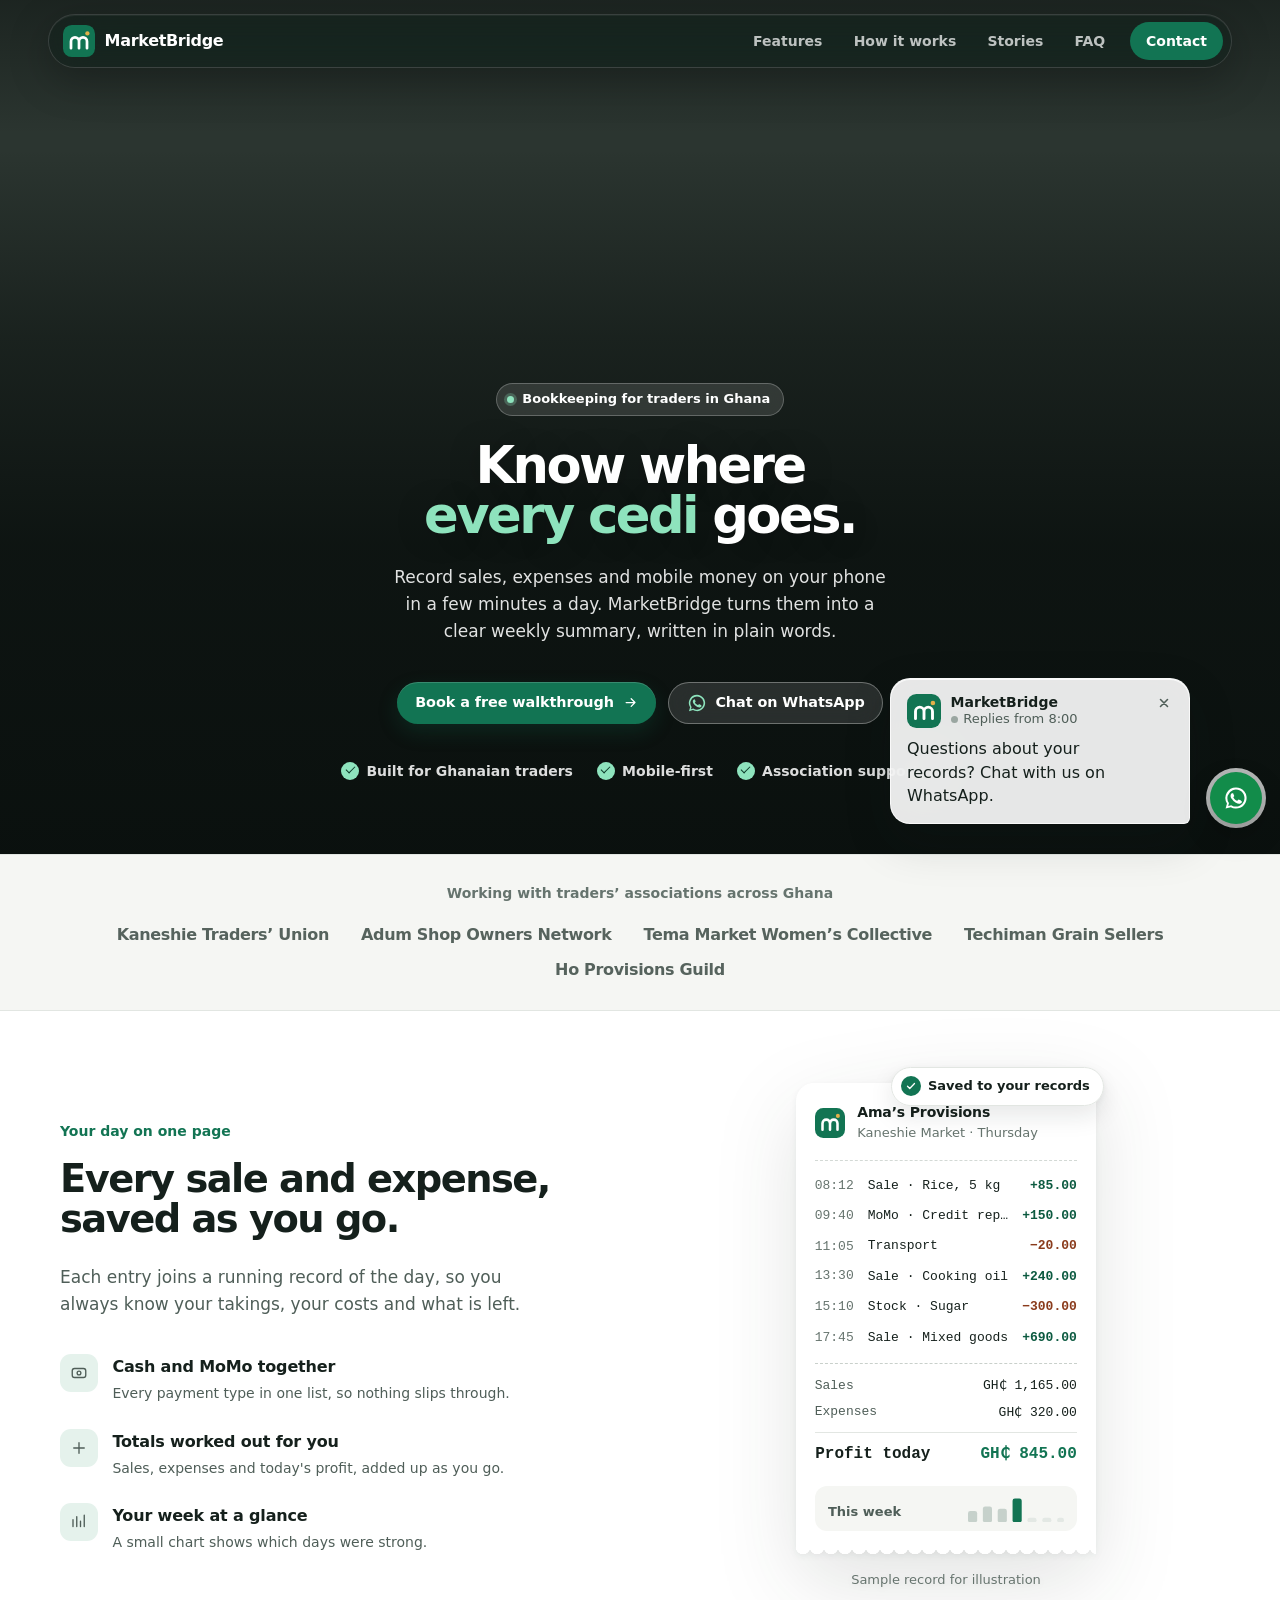
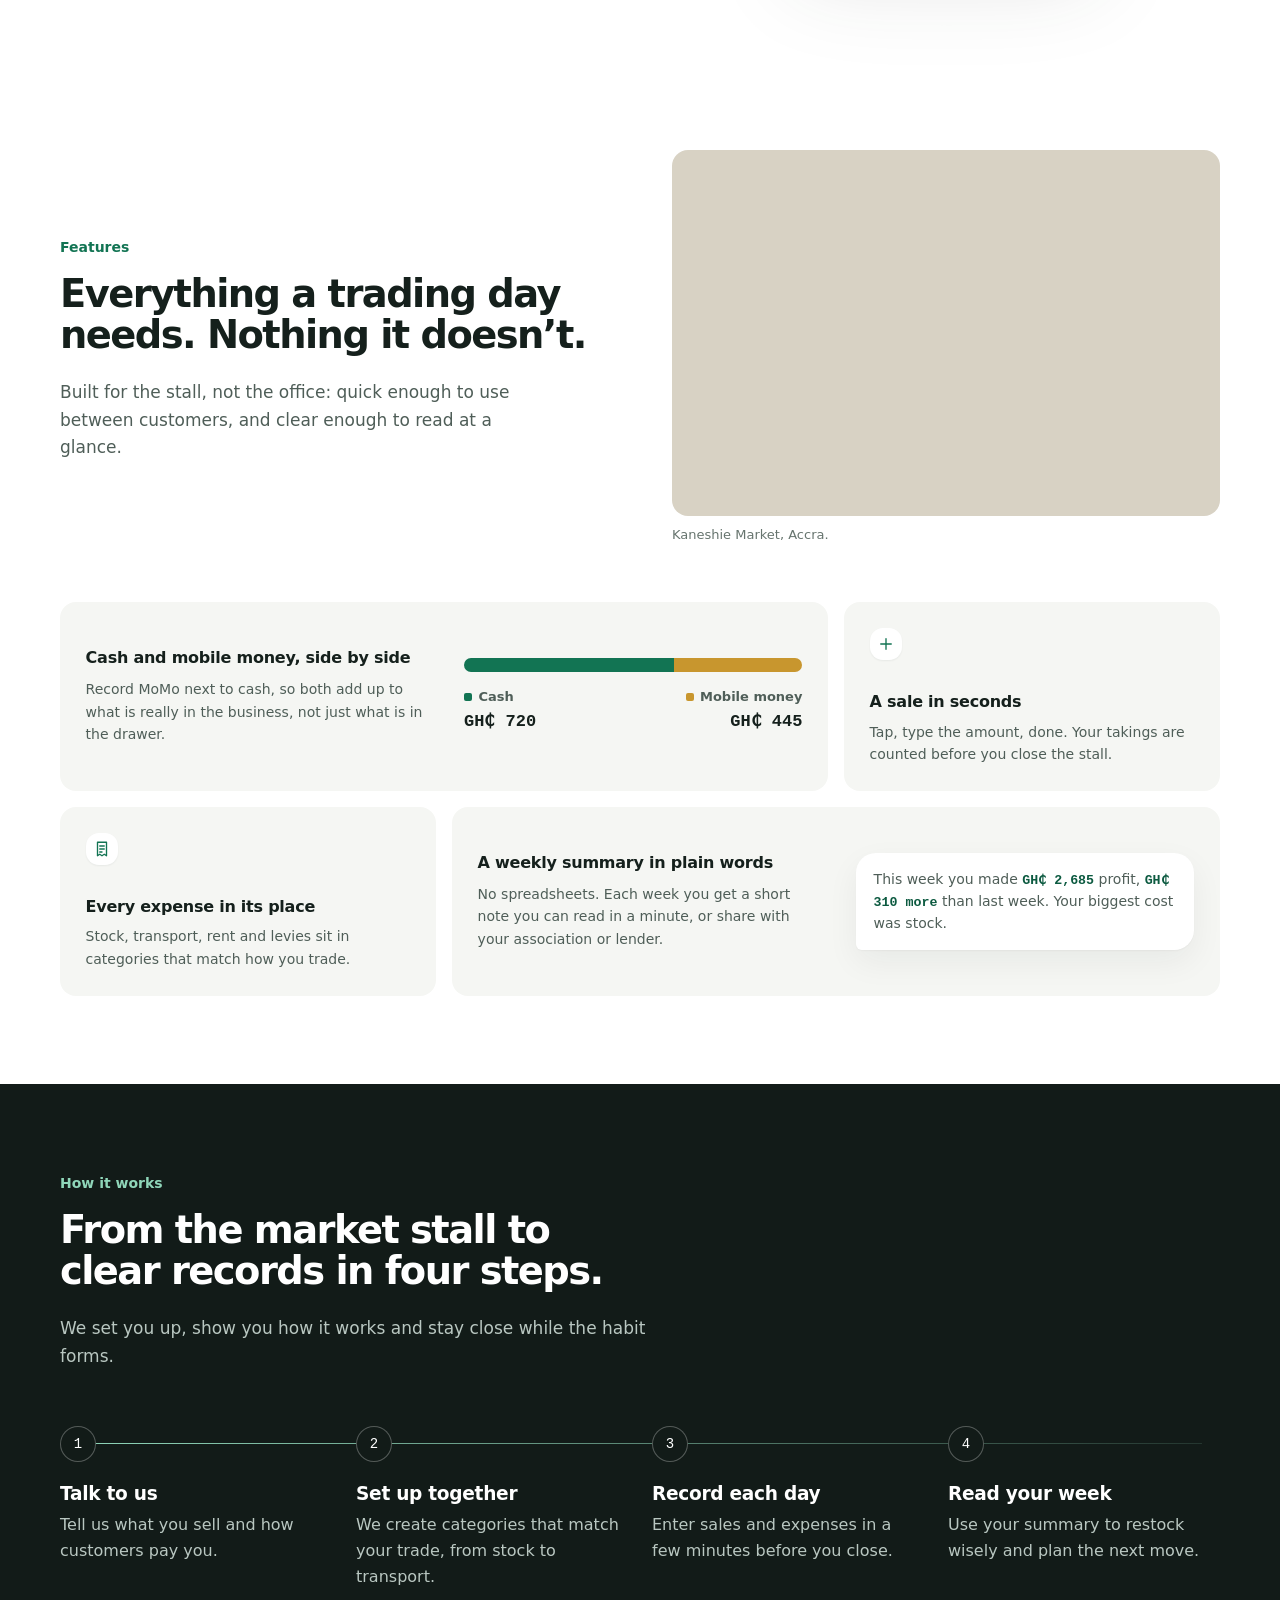
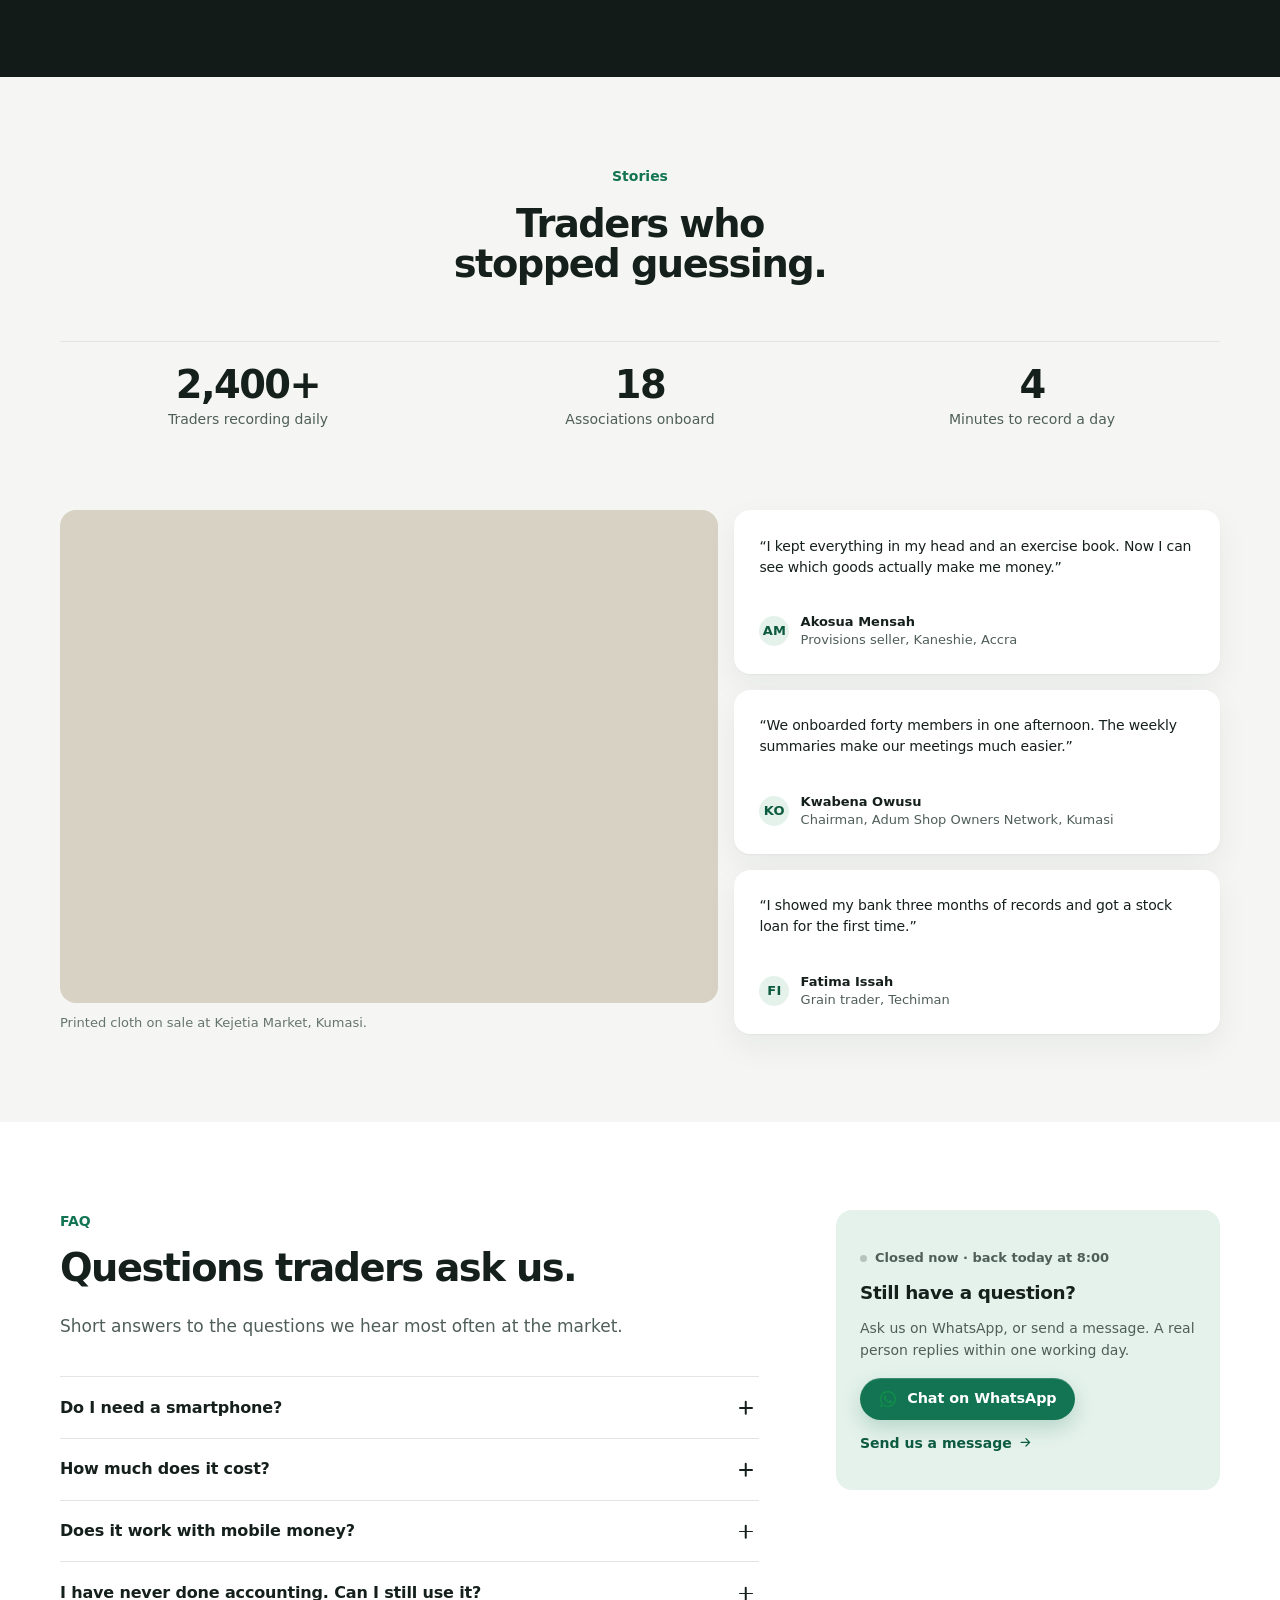
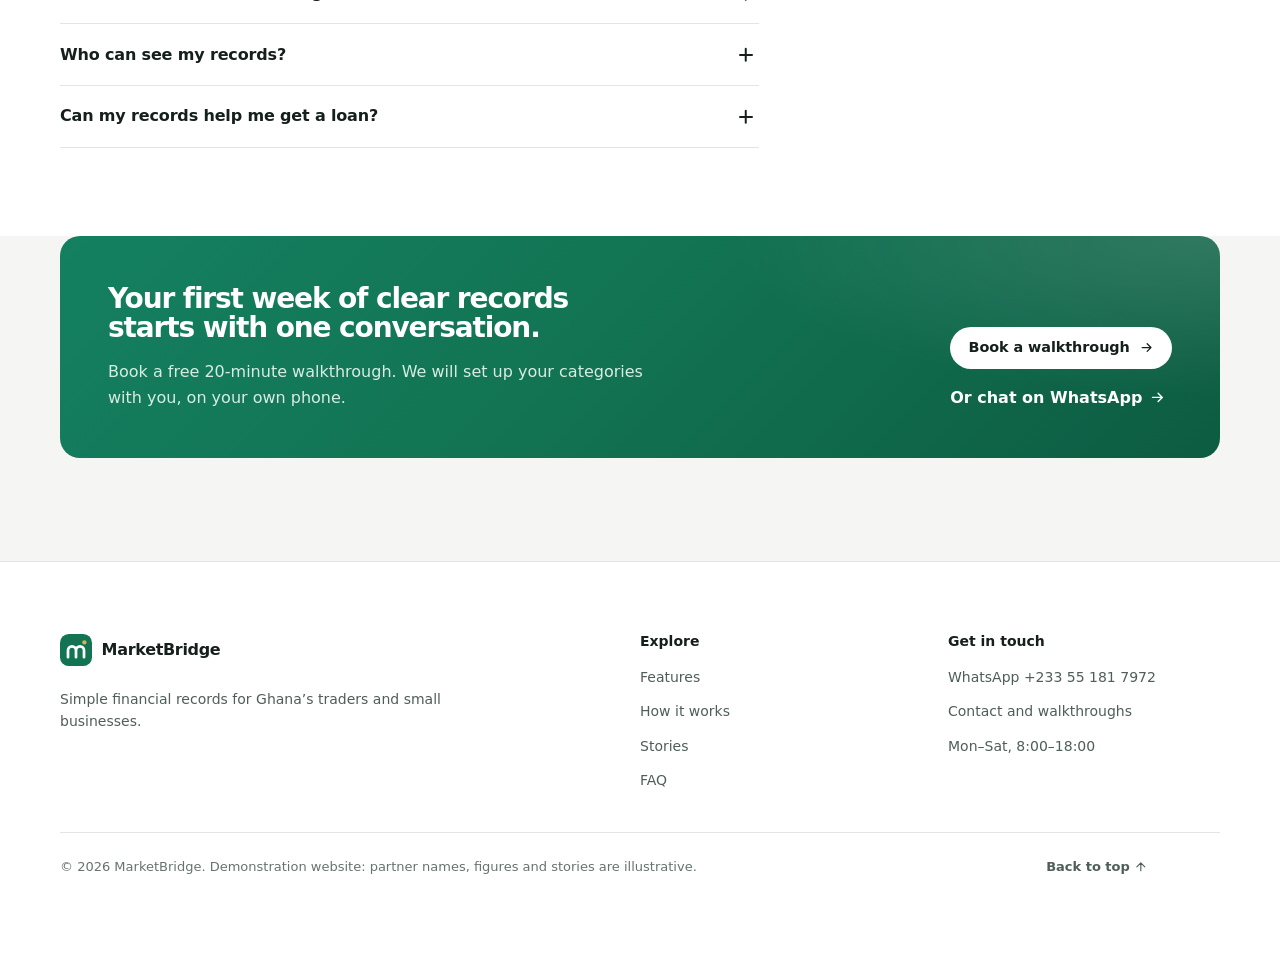
<file: index.html>
<!doctype html>
<html lang="en-GH">
  <head>
    <meta charset="UTF-8" />
    <meta name="viewport" content="width=device-width, initial-scale=1" />
    <meta name="theme-color" content="#f5f6f3" />
    <title>MarketBridge | Financial records for Ghanaian traders</title>
    <meta
      name="description"
      content="MarketBridge helps Ghanaian traders and small businesses record daily sales, expenses and mobile money on their phone, with a clear weekly summary in plain words."
    />
    <meta name="robots" content="index, follow" />
    <link rel="canonical" href="https://marketbridge-sample.netlify.app/" />
    <meta property="og:type" content="website" />
    <meta property="og:site_name" content="MarketBridge" />
    <meta property="og:locale" content="en_GH" />
    <meta property="og:url" content="https://marketbridge-sample.netlify.app/" />
    <meta property="og:title" content="MarketBridge | Financial records for Ghanaian traders" />
    <meta
      property="og:description"
      content="Record sales, expenses and mobile money in a few minutes a day, then see exactly where every cedi goes."
    />
    <meta property="og:image" content="https://marketbridge-sample.netlify.app/assets/og/marketbridge-og.jpg" />
    <meta property="og:image:type" content="image/jpeg" />
    <meta property="og:image:width" content="1200" />
    <meta property="og:image:height" content="630" />
    <meta property="og:image:alt" content="MarketBridge logo and the line “Know where every cedi goes” beside a photo of a market trader selling plantain in Ghana." />
    <meta name="twitter:card" content="summary_large_image" />
    <meta name="twitter:title" content="MarketBridge | Financial records for Ghanaian traders" />
    <meta name="twitter:description" content="Record sales, expenses and mobile money in a few minutes a day, then see exactly where every cedi goes." />
    <meta name="twitter:image" content="https://marketbridge-sample.netlify.app/assets/og/marketbridge-og.jpg" />
    <meta name="twitter:image:alt" content="MarketBridge logo and the line “Know where every cedi goes” beside a photo of a market trader selling plantain in Ghana." />
    <link rel="icon" href="assets/favicon.svg" type="image/svg+xml" />
    <!-- Hero photo preload: mirrors the <picture> sources (wide frame from 1000px, portrait crop below). -->
    <link
      rel="preload"
      as="image"
      type="image/webp"
      media="(min-width: 1000px)"
      imagesrcset="assets/img/market-trader-1200.webp 1200w, assets/img/market-trader-1600.webp 1600w, assets/img/market-trader-2400.webp 2400w"
      imagesizes="100vw"
      fetchpriority="high"
    />
    <link
      rel="preload"
      as="image"
      type="image/webp"
      media="(max-width: 999px)"
      imagesrcset="assets/img/market-trader-portrait-480.webp 480w, assets/img/market-trader-portrait-768.webp 768w, assets/img/market-trader-portrait-1080.webp 1080w"
      imagesizes="100vw"
      fetchpriority="high"
    />
    <link rel="stylesheet" href="styles.css?v=20261105j" />
    <script src="script.js?v=20261105j" defer></script>
    <script type="application/ld+json">
      {
        "@context": "https://schema.org",
        "@graph": [
          {
            "@type": "ProfessionalService",
            "name": "MarketBridge",
            "url": "https://marketbridge-sample.netlify.app/",
            "logo": "https://marketbridge-sample.netlify.app/assets/favicon.svg",
            "image": "https://marketbridge-sample.netlify.app/assets/og/marketbridge-og.jpg",
            "description": "Financial record-keeping for Ghanaian traders and small businesses: daily sales, expenses, mobile money and weekly summaries.",
            "telephone": "+233551817972",
            "areaServed": { "@type": "Country", "name": "Ghana" },
            "address": { "@type": "PostalAddress", "addressCountry": "GH" },
            "openingHours": "Mo-Sa 08:00-18:00",
            "contactPoint": {
              "@type": "ContactPoint",
              "contactType": "customer service",
              "telephone": "+233551817972",
              "url": "https://marketbridge-sample.netlify.app/contact.html",
              "areaServed": "GH",
              "availableLanguage": "en"
            }
          },
          {
            "@type": "FAQPage",
            "mainEntity": [
              { "@type": "Question", "name": "Do I need a smartphone?", "acceptedAnswer": { "@type": "Answer", "text": "MarketBridge works in the browser on any Android phone or iPhone, with no app to install. If you do not have a smartphone, your association can record on your behalf and share your weekly summary." } },
              { "@type": "Question", "name": "How much does it cost?", "acceptedAnswer": { "@type": "Answer", "text": "Your first month is free. After that it is GH₵ 30 a month, and members of partner associations pay a lower group rate." } },
              { "@type": "Question", "name": "Does it work with mobile money?", "acceptedAnswer": { "@type": "Answer", "text": "Yes. You record MTN MoMo, Telecel Cash and AT Money payments next to your cash sales, so both add up to what is really in the business." } },
              { "@type": "Question", "name": "I have never done accounting. Can I still use it?", "acceptedAnswer": { "@type": "Answer", "text": "Yes. You only enter what you sold, what you spent and how you were paid. MarketBridge does the adding up and explains your week in plain words." } },
              { "@type": "Question", "name": "Who can see my records?", "acceptedAnswer": { "@type": "Answer", "text": "Only you, unless you choose to share a summary with your association, a lender or a family member. You can ask for a full copy of your records at any time." } },
              { "@type": "Question", "name": "Can my records help me get a loan?", "acceptedAnswer": { "@type": "Answer", "text": "Many lenders ask for proof of steady trading. A few months of weekly summaries gives you clear, printable evidence to take to a bank or savings group. The decision is always the lender's." } }
            ]
          }
        ]
      }
    </script>
  </head>
  <body>
    <a class="skip-link" href="#main-content">Skip to main content</a>

    <header class="site-header">
      <div class="nav-shell">
        <a class="brand" href="#top">
          <svg class="brand-mark" viewBox="0 0 40 40" aria-hidden="true" focusable="false">
            <rect width="40" height="40" rx="11" />
            <path d="M10 29V20.5a5 5 0 0 1 10 0V29m0-8.5a5 5 0 0 1 10 0V29" />
            <circle cx="30.5" cy="10.5" r="2.7" />
          </svg>
          <span class="brand-name">MarketBridge</span>
        </a>

        <button class="menu-button" type="button" aria-expanded="false" aria-controls="primary-nav">
          <span class="sr-only">Open navigation</span>
          <span></span><span></span>
        </button>

        <nav id="primary-nav" class="primary-nav" aria-label="Primary navigation">
          <a href="#benefits">Features</a>
          <a href="#how-it-works">How it works</a>
          <a href="#trust">Stories</a>
          <a href="#faq">FAQ</a>
          <a class="nav-cta" href="contact.html">Contact</a>
        </nav>
      </div>
    </header>

    <main id="main-content">
      <section id="top" class="hero" aria-labelledby="hero-title" data-nav-dark>
        <div class="hero-stage">
          <picture class="hero-photo">
            <source
              media="(min-width: 1000px)"
              type="image/webp"
              srcset="assets/img/market-trader-1200.webp 1200w, assets/img/market-trader-1600.webp 1600w, assets/img/market-trader-2400.webp 2400w"
              sizes="100vw"
              width="2400"
              height="1600"
            />
            <img
              src="assets/img/market-trader-portrait-768.webp"
              srcset="assets/img/market-trader-portrait-480.webp 480w, assets/img/market-trader-portrait-768.webp 768w, assets/img/market-trader-portrait-1080.webp 1080w"
              sizes="100vw"
              width="1080"
              height="2160"
              loading="eager"
              fetchpriority="high"
              decoding="async"
              alt="A market trader in Ghana at her stall, arranging bunches of green and ripe plantain beside bowls of produce and shelves of cooking oil."
            />
          </picture>
          <div class="container hero-copy">
            <p class="kicker"><span class="kicker-dot" aria-hidden="true"></span>Bookkeeping for traders in Ghana</p>
            <h1 id="hero-title">Know where <span class="accent">every cedi</span> goes.</h1>
            <p class="hero-intro">
              Record sales, expenses and mobile money on your phone in a few minutes a day. MarketBridge turns them
              into a clear weekly summary, written in plain words.
            </p>
            <div class="hero-actions">
              <a class="button button-primary" href="contact.html">Book a free walkthrough <svg class="icon arrow" viewBox="0 0 24 24" aria-hidden="true" focusable="false"><path d="M5 12h14M13 6l6 6-6 6" /></svg></a>
              <a class="button button-quiet" href="https://wa.me/233551817972?text=Hello%20MarketBridge%2C%20I%20would%20like%20to%20make%20an%20enquiry." target="_blank" rel="noopener noreferrer">
                <svg class="wa-glyph" viewBox="0 0 32 32" aria-hidden="true" focusable="false"><path d="M16 3a13 13 0 0 0-11.1 19.8L3.2 29l6.4-1.7A13 13 0 1 0 16 3Zm0 23.6a10.5 10.5 0 0 1-5.4-1.5l-.4-.2-3.8 1 1-3.7-.3-.4A10.5 10.5 0 1 1 16 26.6Zm5.8-7.8c-.3-.2-1.9-.9-2.2-1s-.5-.2-.7.2-.8 1-1 1.2-.4.2-.7.1a8.6 8.6 0 0 1-2.6-1.6 9.6 9.6 0 0 1-1.8-2.2c-.2-.3 0-.5.1-.7l.5-.6.3-.5c.1-.2.1-.4 0-.6l-1-2.4c-.2-.6-.5-.5-.7-.5h-.6c-.2 0-.6.1-.9.4s-1.2 1.2-1.2 2.9 1.2 3.3 1.4 3.5c.2.2 2.4 3.7 5.9 5.2.8.4 1.5.6 2 .7.8.3 1.6.2 2.2.1.7-.1 1.9-.8 2.2-1.5.3-.7.3-1.4.2-1.5-.1-.1-.4-.2-.7-.4Z"/></svg>
                Chat on WhatsApp
              </a>
            </div>
            <ul class="trust-list" aria-label="Why traders choose MarketBridge">
              <li>Built for Ghanaian traders</li>
              <li>Mobile-first</li>
              <li>Association supported</li>
            </ul>
          </div>
        </div>
      </section>

      <section class="partners" aria-labelledby="partners-title">
        <div class="container partners-inner">
          <h2 id="partners-title" class="partners-label">Working with traders’ associations across Ghana</h2>
          <ul class="partner-list">
            <li>Kaneshie Traders’ Union</li>
            <li>Adum Shop Owners Network</li>
            <li>Tema Market Women’s Collective</li>
            <li>Techiman Grain Sellers</li>
            <li>Ho Provisions Guild</li>
          </ul>
        </div>
      </section>

      <section class="section daybook" aria-labelledby="daybook-title">
        <div class="container duo">
          <div class="section-head reveal">
            <p class="label">Your day on one page</p>
            <h2 id="daybook-title">Every sale and expense, saved as you go.</h2>
            <p>Each entry joins a running record of the day, so you always know your takings, your costs and what is left.</p>
            <ul class="mini-features" aria-label="What the daily record shows">
              <li>
                <span class="mini-icon" aria-hidden="true"><svg viewBox="0 0 24 24"><rect x="3" y="6" width="18" height="12" rx="3" /><circle cx="12" cy="12" r="2.5" /></svg></span>
                <div><strong>Cash and MoMo together</strong><span>Every payment type in one list, so nothing slips through.</span></div>
              </li>
              <li>
                <span class="mini-icon" aria-hidden="true"><svg viewBox="0 0 24 24"><path d="M5 12h14M12 5v14" /></svg></span>
                <div><strong>Totals worked out for you</strong><span>Sales, expenses and today's profit, added up as you go.</span></div>
              </li>
              <li>
                <span class="mini-icon" aria-hidden="true"><svg viewBox="0 0 24 24"><path d="M4 18V9m5 9V5m5 13v-7m5 7V3" /></svg></span>
                <div><strong>Your week at a glance</strong><span>A small chart shows which days were strong.</span></div>
              </li>
            </ul>
          </div>
          <figure class="receipt-wrap reveal">
            <div class="receipt">
              <div class="receipt-head">
                <svg class="receipt-logo" viewBox="0 0 40 40" aria-hidden="true" focusable="false">
                  <rect width="40" height="40" rx="11" />
                  <path d="M10 29V20.5a5 5 0 0 1 10 0V29m0-8.5a5 5 0 0 1 10 0V29" />
                  <circle cx="30.5" cy="10.5" r="2.7" />
                </svg>
                <div>
                  <strong>Ama’s Provisions</strong>
                  <span>Kaneshie Market · Thursday</span>
                </div>
              </div>

              <ol class="receipt-lines" aria-label="Today’s entries">
                <li><span class="r-time">08:12</span><span class="r-desc">Sale · Rice, 5 kg</span><span class="r-amt">+85.00</span></li>
                <li><span class="r-time">09:40</span><span class="r-desc">MoMo · Credit repaid</span><span class="r-amt">+150.00</span></li>
                <li><span class="r-time">11:05</span><span class="r-desc">Transport</span><span class="r-amt is-out">−20.00</span></li>
                <li><span class="r-time">13:30</span><span class="r-desc">Sale · Cooking oil</span><span class="r-amt">+240.00</span></li>
                <li><span class="r-time">15:10</span><span class="r-desc">Stock · Sugar</span><span class="r-amt is-out">−300.00</span></li>
                <li><span class="r-time">17:45</span><span class="r-desc">Sale · Mixed goods</span><span class="r-amt">+690.00</span></li>
              </ol>

              <dl class="receipt-totals">
                <div><dt>Sales</dt><dd>GH₵ 1,165.00</dd></div>
                <div><dt>Expenses</dt><dd>GH₵ 320.00</dd></div>
                <div class="is-profit"><dt>Profit today</dt><dd>GH₵ 845.00</dd></div>
              </dl>

              <div class="receipt-week">
                <span>This week</span>
                <svg viewBox="0 0 84 24" role="img" aria-label="Profit for each day this week, highest on Thursday">
                  <rect x="0" y="14" width="8" height="10" rx="2" /><rect x="13" y="10" width="8" height="14" rx="2" />
                  <rect x="26" y="12" width="8" height="12" rx="2" /><rect class="is-today" x="39" y="3" width="8" height="21" rx="2" />
                  <rect class="is-future" x="52" y="20" width="8" height="4" rx="2" /><rect class="is-future" x="65" y="20" width="8" height="4" rx="2" />
                  <rect class="is-future" x="78" y="20" width="6" height="4" rx="2" />
                </svg>
              </div>
            </div>
            <p class="receipt-chip" aria-hidden="true"><span><svg class="icon" viewBox="0 0 24 24" aria-hidden="true" focusable="false"><path d="M5 12.5l4.5 4.5L19 7" /></svg></span> Saved to your records</p>
            <figcaption>Sample record for illustration</figcaption>
          </figure>
        </div>
      </section>

      <section id="benefits" class="section features" aria-labelledby="benefits-title">
        <div class="container">
          <div class="duo duo-intro">
            <div class="section-head reveal">
              <p class="label">Features</p>
              <h2 id="benefits-title">Everything a trading day needs. Nothing it doesn’t.</h2>
              <p>Built for the stall, not the office: quick enough to use between customers, and clear enough to read at a glance.</p>
            </div>
            <figure class="duo-photo reveal">
              <img
                src="assets/img/fish-seller-768.webp"
                srcset="assets/img/fish-seller-480.webp 480w, assets/img/fish-seller-768.webp 768w, assets/img/fish-seller-1200.webp 1200w, assets/img/fish-seller-1600.webp 1600w"
                sizes="(min-width: 1208px) 548px, (min-width: 920px) calc(50vw - 56px), (min-width: 560px) calc(100vw - 48px), calc(100vw - 32px)"
                width="1600"
                height="1067"
                loading="lazy"
                decoding="async"
                alt="A trader at Kaneshie Market in Accra, in a blue shirt and red apron, arranging smoked fish in a steel bowl."
              />
              <figcaption>Kaneshie Market, Accra.</figcaption>
            </figure>
          </div>

          <div class="bento" data-stagger>
            <article class="tile tile-wide reveal">
              <div class="tile-text">
                <h3>Cash and mobile money, side by side</h3>
                <p>Record MoMo next to cash, so both add up to what is really in the business, not just what is in the drawer.</p>
              </div>
              <div class="split" aria-hidden="true">
                <div class="split-bar"><span class="split-cash"></span><span class="split-momo"></span></div>
                <dl class="split-legend">
                  <div><dt>Cash</dt><dd>GH₵ 720</dd></div>
                  <div><dt>Mobile money</dt><dd>GH₵ 445</dd></div>
                </dl>
              </div>
            </article>

            <article class="tile reveal">
              <span class="tile-icon" aria-hidden="true"><svg viewBox="0 0 24 24"><path d="M12 5v14M5 12h14" /></svg></span>
              <h3>A sale in seconds</h3>
              <p>Tap, type the amount, done. Your takings are counted before you close the stall.</p>
            </article>

            <article class="tile reveal">
              <span class="tile-icon" aria-hidden="true"><svg viewBox="0 0 24 24"><path d="M6 3h12v18l-3-2-3 2-3-2-3 2V3Zm3 5h6m-6 4h6m-6 4h3" /></svg></span>
              <h3>Every expense in its place</h3>
              <p>Stock, transport, rent and levies sit in categories that match how you trade.</p>
            </article>

            <article class="tile tile-wide reveal">
              <div class="tile-text">
                <h3>A weekly summary in plain words</h3>
                <p>No spreadsheets. Each week you get a short note you can read in a minute, or share with your association or lender.</p>
              </div>
              <blockquote class="summary-note" aria-hidden="true">
                <p>This week you made <strong>GH₵ 2,685</strong> profit, <strong>GH₵ 310 more</strong> than last week. Your biggest cost was stock.</p>
              </blockquote>
            </article>
          </div>
        </div>
      </section>

      <section id="how-it-works" class="section process" aria-labelledby="process-title" data-nav-dark>
        <div class="container">
          <div class="section-head reveal">
            <p class="label">How it works</p>
            <h2 id="process-title">From the market stall to clear records in four steps.</h2>
            <p>We set you up, show you how it works and stay close while the habit forms.</p>
          </div>
          <ol class="steps" data-stagger>
            <li class="step reveal">
              <span class="step-num" aria-hidden="true">1</span>
              <h3>Talk to us</h3>
              <p>Tell us what you sell and how customers pay you.</p>
            </li>
            <li class="step reveal">
              <span class="step-num" aria-hidden="true">2</span>
              <h3>Set up together</h3>
              <p>We create categories that match your trade, from stock to transport.</p>
            </li>
            <li class="step reveal">
              <span class="step-num" aria-hidden="true">3</span>
              <h3>Record each day</h3>
              <p>Enter sales and expenses in a few minutes before you close.</p>
            </li>
            <li class="step reveal">
              <span class="step-num" aria-hidden="true">4</span>
              <h3>Read your week</h3>
              <p>Use your summary to restock wisely and plan the next move.</p>
            </li>
          </ol>
        </div>
      </section>

      <section id="trust" class="section stories" aria-labelledby="stories-title">
        <div class="container">
          <div class="section-head section-head-center reveal">
            <p class="label">Stories</p>
            <h2 id="stories-title">Traders who stopped guessing.</h2>
          </div>

          <dl class="stats stats-row" data-stagger>
            <div class="stat reveal"><dt>Traders recording daily</dt><dd>2,400+</dd></div>
            <div class="stat reveal"><dt>Associations onboard</dt><dd>18</dd></div>
            <div class="stat reveal"><dt>Minutes to record a day</dt><dd>4</dd></div>
          </dl>

          <div class="story-grid" data-stagger>
            <figure class="story-photo reveal">
              <img
                src="assets/img/textiles-768.webp"
                srcset="assets/img/textiles-480.webp 480w, assets/img/textiles-768.webp 768w, assets/img/textiles-1200.webp 1200w, assets/img/textiles-1600.webp 1600w"
                sizes="(min-width: 1208px) 548px, (min-width: 920px) calc(50vw - 56px), (min-width: 560px) calc(100vw - 48px), calc(100vw - 32px)"
                width="1600"
                height="1067"
                loading="lazy"
                decoding="async"
                alt="Rows of folded printed cloth in bold patterns of orange, teal, yellow and purple on a market stall."
              />
              <figcaption>Printed cloth on sale at Kejetia Market, Kumasi.</figcaption>
            </figure>
            <figure class="quote quote-featured reveal">
              <blockquote><p>“I kept everything in my head and an exercise book. Now I can see which goods actually make me money.”</p></blockquote>
              <figcaption><span class="avatar" aria-hidden="true">AM</span><span><strong>Akosua Mensah</strong>Provisions seller, Kaneshie, Accra</span></figcaption>
            </figure>
            <figure class="quote reveal">
              <blockquote><p>“We onboarded forty members in one afternoon. The weekly summaries make our meetings much easier.”</p></blockquote>
              <figcaption><span class="avatar" aria-hidden="true">KO</span><span><strong>Kwabena Owusu</strong>Chairman, Adum Shop Owners Network, Kumasi</span></figcaption>
            </figure>
            <figure class="quote reveal">
              <blockquote><p>“I showed my bank three months of records and got a stock loan for the first time.”</p></blockquote>
              <figcaption><span class="avatar" aria-hidden="true">FI</span><span><strong>Fatima Issah</strong>Grain trader, Techiman</span></figcaption>
            </figure>
          </div>
        </div>
      </section>

      <section id="faq" class="section faq" aria-labelledby="faq-title">
        <div class="container faq-grid">
          <div class="faq-main">
            <div class="section-head reveal">
              <p class="label">FAQ</p>
              <h2 id="faq-title">Questions traders ask us.</h2>
              <p>Short answers to the questions we hear most often at the market.</p>
            </div>
            <div class="faq-list reveal">
            <details name="faq">
              <summary>Do I need a smartphone?</summary>
              <div class="faq-answer"><p>MarketBridge works in the browser on any Android phone or iPhone, with no app to install. If you do not have a smartphone, your association can record on your behalf and share your weekly summary.</p></div>
            </details>
            <details name="faq">
              <summary>How much does it cost?</summary>
              <div class="faq-answer"><p>Your first month is free. After that it is GH₵ 30 a month, and members of partner associations pay a lower group rate.</p></div>
            </details>
            <details name="faq">
              <summary>Does it work with mobile money?</summary>
              <div class="faq-answer"><p>Yes. You record MTN MoMo, Telecel Cash and AT Money payments next to your cash sales, so both add up to what is really in the business.</p></div>
            </details>
            <details name="faq">
              <summary>I have never done accounting. Can I still use it?</summary>
              <div class="faq-answer"><p>Yes. You only enter what you sold, what you spent and how you were paid. MarketBridge does the adding up and explains your week in plain words.</p></div>
            </details>
            <details name="faq">
              <summary>Who can see my records?</summary>
              <div class="faq-answer"><p>Only you, unless you choose to share a summary with your association, a lender or a family member. You can ask for a full copy of your records at any time.</p></div>
            </details>
            <details name="faq">
              <summary>Can my records help me get a loan?</summary>
              <div class="faq-answer"><p>Many lenders ask for proof of steady trading. A few months of weekly summaries gives you clear, printable evidence to take to a bank or savings group. The decision is always the lender’s.</p></div>
            </details>
          </div>
          </div>

          <aside class="faq-aside reveal" aria-label="Still have a question">
            <div class="faq-card">
              <div class="faq-card-body">
                <p class="hours-status" data-hours-status>Open Monday to Saturday, 8:00–18:00</p>
                <h3>Still have a question?</h3>
                <p>Ask us on WhatsApp, or send a message. A real person replies within one working day.</p>
                <a class="button button-primary" href="https://wa.me/233551817972?text=Hello%20MarketBridge%2C%20I%20have%20a%20question." target="_blank" rel="noopener noreferrer"><svg class="wa-glyph" viewBox="0 0 32 32" aria-hidden="true" focusable="false"><path d="M16 3a13 13 0 0 0-11.1 19.8L3.2 29l6.4-1.7A13 13 0 1 0 16 3Zm0 23.6a10.5 10.5 0 0 1-5.4-1.5l-.4-.2-3.8 1 1-3.7-.3-.4A10.5 10.5 0 1 1 16 26.6Zm5.8-7.8c-.3-.2-1.9-.9-2.2-1s-.5-.2-.7.2-.8 1-1 1.2-.4.2-.7.1a8.6 8.6 0 0 1-2.6-1.6 9.6 9.6 0 0 1-1.8-2.2c-.2-.3 0-.5.1-.7l.5-.6.3-.5c.1-.2.1-.4 0-.6l-1-2.4c-.2-.6-.5-.5-.7-.5h-.6c-.2 0-.6.1-.9.4s-1.2 1.2-1.2 2.9 1.2 3.3 1.4 3.5c.2.2 2.4 3.7 5.9 5.2.8.4 1.5.6 2 .7.8.3 1.6.2 2.2.1.7-.1 1.9-.8 2.2-1.5.3-.7.3-1.4.2-1.5-.1-.1-.4-.2-.7-.4Z"/></svg> Chat on WhatsApp</a>
                <a class="text-link" href="contact.html">Send us a message <svg class="icon arrow" viewBox="0 0 24 24" aria-hidden="true" focusable="false"><path d="M5 12h14M13 6l6 6-6 6" /></svg></a>
              </div>
            </div>
          </aside>
        </div>
      </section>

      <section class="cta-section" aria-labelledby="cta-title">
        <div class="container">
          <div class="cta-panel reveal">
            <div>
              <h2 id="cta-title">Your first week of clear records starts with one conversation.</h2>
              <p>Book a free 20-minute walkthrough. We will set up your categories with you, on your own phone.</p>
            </div>
            <div class="cta-actions">
              <a class="button button-light" href="contact.html">Book a walkthrough <svg class="icon arrow" viewBox="0 0 24 24" aria-hidden="true" focusable="false"><path d="M5 12h14M13 6l6 6-6 6" /></svg></a>
              <a class="text-link text-link-light" href="https://wa.me/233551817972?text=Hello%20MarketBridge%2C%20I%20would%20like%20to%20book%20a%20walkthrough." target="_blank" rel="noopener noreferrer">Or chat on WhatsApp <svg class="icon arrow" viewBox="0 0 24 24" aria-hidden="true" focusable="false"><path d="M5 12h14M13 6l6 6-6 6" /></svg></a>
            </div>
          </div>
        </div>
      </section>
    </main>

    <footer class="site-footer">
      <div class="container footer-top">
        <div class="footer-brand-block">
          <a class="brand" href="#top">
            <svg class="brand-mark" viewBox="0 0 40 40" aria-hidden="true" focusable="false">
              <rect width="40" height="40" rx="11" />
              <path d="M10 29V20.5a5 5 0 0 1 10 0V29m0-8.5a5 5 0 0 1 10 0V29" />
              <circle cx="30.5" cy="10.5" r="2.7" />
            </svg>
            <span class="brand-name">MarketBridge</span>
          </a>
          <p>Simple financial records for Ghana’s traders and small businesses.</p>
        </div>
        <nav class="footer-col" aria-labelledby="footer-explore">
          <h2 id="footer-explore">Explore</h2>
          <ul>
            <li><a href="#benefits">Features</a></li>
            <li><a href="#how-it-works">How it works</a></li>
            <li><a href="#trust">Stories</a></li>
            <li><a href="#faq">FAQ</a></li>
          </ul>
        </nav>
        <div class="footer-col">
          <h2>Get in touch</h2>
          <ul>
            <li><a href="https://wa.me/233551817972" target="_blank" rel="noopener noreferrer">WhatsApp +233 55 181 7972</a></li>
            <li><a href="contact.html">Contact and walkthroughs</a></li>
            <li>Mon–Sat, 8:00–18:00</li>
          </ul>
        </div>
      </div>
      <div class="container footer-bottom">
        <div class="footer-notes">
          <p>© <span id="current-year">2026</span> MarketBridge. Demonstration website: partner names, figures and stories are illustrative.</p>
          <!-- Photo attribution (CC BY-SA, via Wikimedia Commons): see README.md, "Photographs". -->
        </div>
        <a class="back-to-top" href="#top">Back to top <svg class="icon" viewBox="0 0 24 24" aria-hidden="true" focusable="false"><path d="M12 19V5M5 12l7-7 7 7" /></svg></a>
      </div>
    </footer>

    <!-- WhatsApp greeting: shown on every page load by script.js; stays hidden without JavaScript. -->
    <div class="wa-teaser" hidden>
      <a
        class="wa-teaser-link"
        href="https://wa.me/233551817972?text=Hello%20MarketBridge%2C%20I%20have%20a%20question%20about%20my%20records."
        target="_blank"
        rel="noopener noreferrer"
      >
        <span class="wa-teaser-head">
          <svg class="brand-mark" viewBox="0 0 40 40" aria-hidden="true" focusable="false">
            <rect width="40" height="40" rx="11" />
            <path d="M10 29V20.5a5 5 0 0 1 10 0V29m0-8.5a5 5 0 0 1 10 0V29" />
            <circle cx="30.5" cy="10.5" r="2.7" />
          </svg>
          <span class="wa-teaser-who">
            <strong>MarketBridge</strong>
            <span class="wa-status" data-wa-status>Online now</span>
          </span>
        </span>
        <span class="wa-teaser-text">Questions about your records? Chat with us on WhatsApp.</span>
      </a>
      <button class="wa-teaser-close" type="button" aria-label="Dismiss WhatsApp message">
        <svg viewBox="0 0 16 16" aria-hidden="true" focusable="false"><path d="M4 4l8 8M12 4l-8 8" /></svg>
      </button>
    </div>

    <a
      class="whatsapp-button"
      href="https://wa.me/233551817972?text=Hello%20MarketBridge%2C%20I%20would%20like%20to%20make%20an%20enquiry."
      target="_blank"
      rel="noopener noreferrer"
      aria-label="Chat with MarketBridge on WhatsApp"
    >
      <svg viewBox="0 0 32 32" aria-hidden="true" focusable="false"><path d="M16 3a13 13 0 0 0-11.1 19.8L3.2 29l6.4-1.7A13 13 0 1 0 16 3Zm0 23.6a10.5 10.5 0 0 1-5.4-1.5l-.4-.2-3.8 1 1-3.7-.3-.4A10.5 10.5 0 1 1 16 26.6Zm5.8-7.8c-.3-.2-1.9-.9-2.2-1s-.5-.2-.7.2-.8 1-1 1.2-.4.2-.7.1a8.6 8.6 0 0 1-2.6-1.6 9.6 9.6 0 0 1-1.8-2.2c-.2-.3 0-.5.1-.7l.5-.6.3-.5c.1-.2.1-.4 0-.6l-1-2.4c-.2-.6-.5-.5-.7-.5h-.6c-.2 0-.6.1-.9.4s-1.2 1.2-1.2 2.9 1.2 3.3 1.4 3.5c.2.2 2.4 3.7 5.9 5.2.8.4 1.5.6 2 .7.8.3 1.6.2 2.2.1.7-.1 1.9-.8 2.2-1.5.3-.7.3-1.4.2-1.5-.1-.1-.4-.2-.7-.4Z"/></svg>
    </a>
  </body>
</html>
</file>
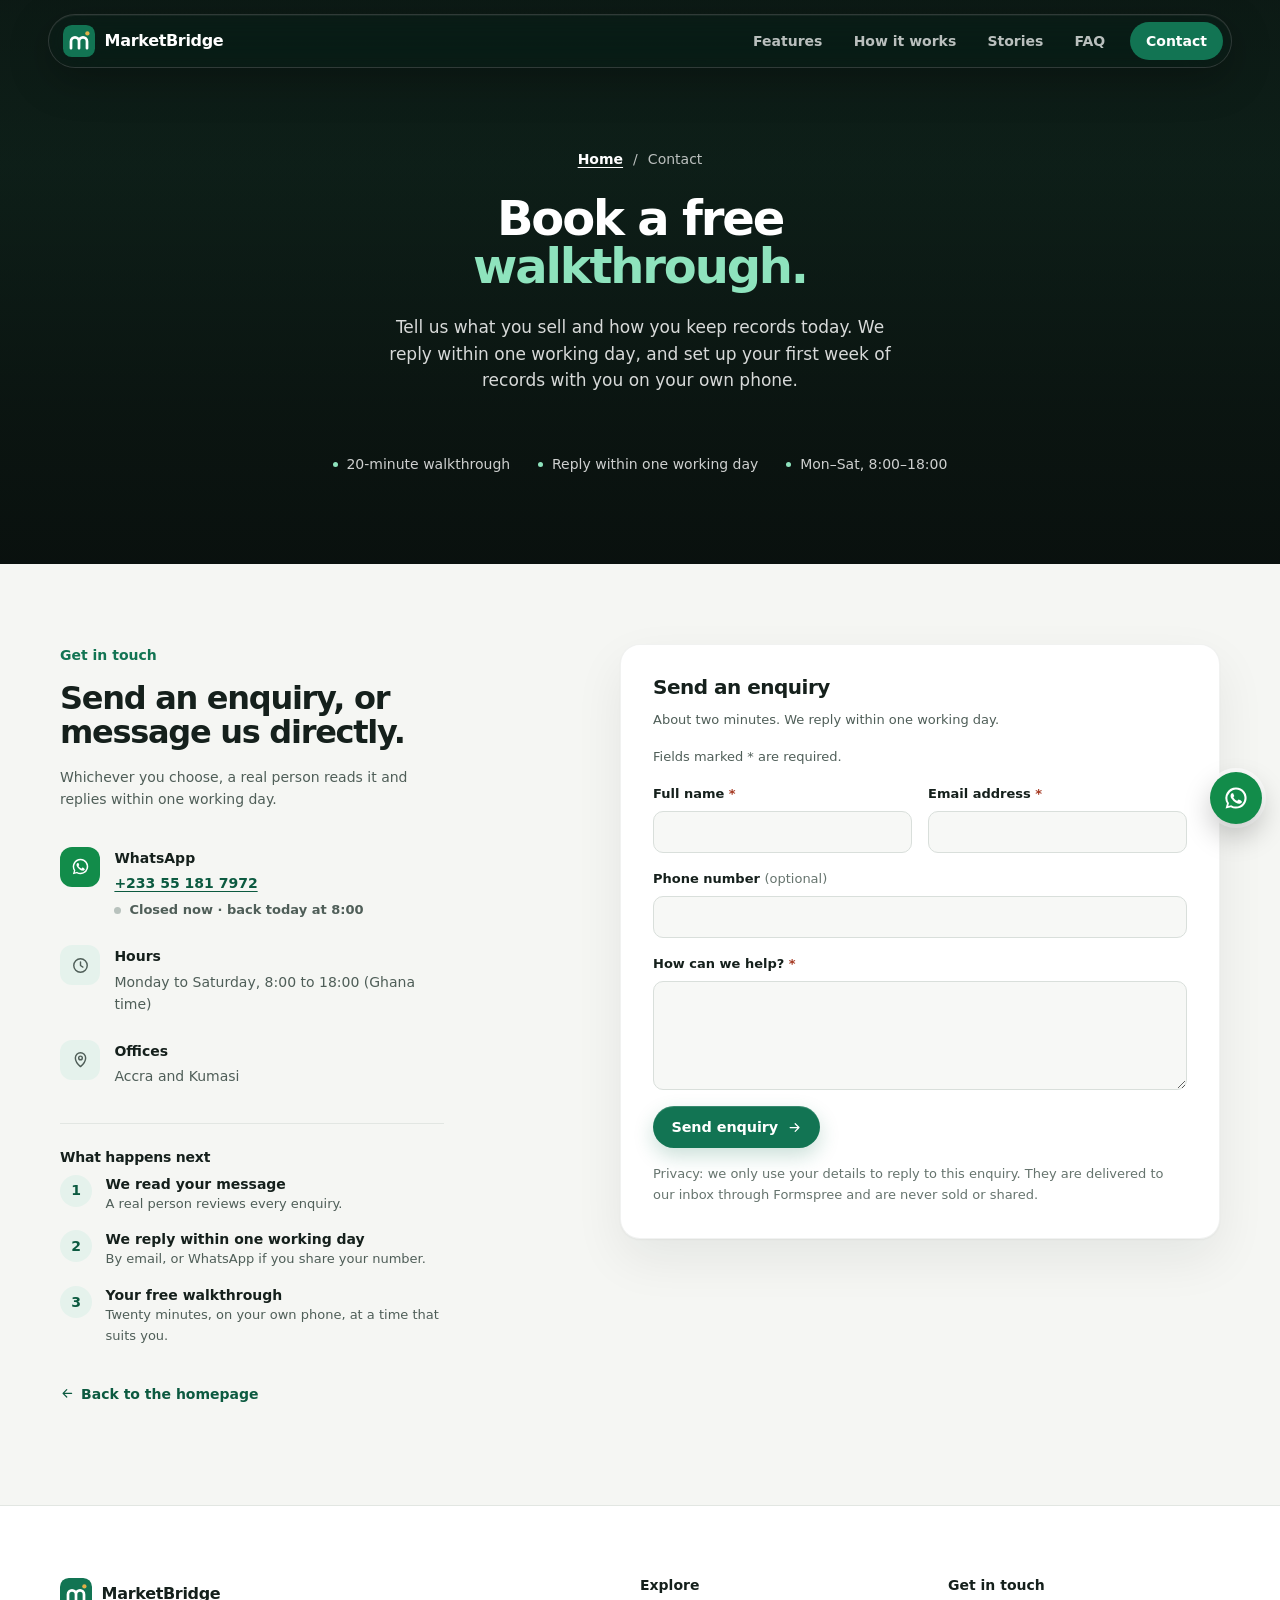
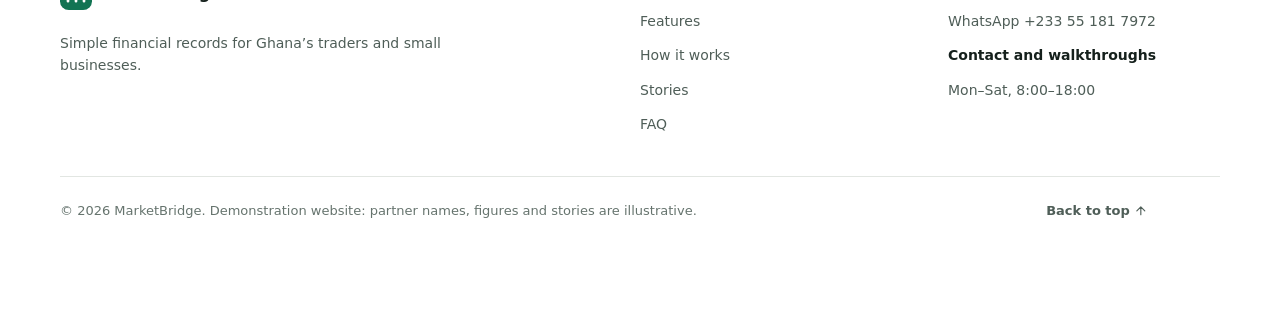
<file: contact.html>
<!doctype html>
<html lang="en-GH">
  <head>
    <meta charset="UTF-8" />
    <meta name="viewport" content="width=device-width, initial-scale=1" />
    <meta name="theme-color" content="#f5f6f3" />
    <title>Contact MarketBridge | Book a free walkthrough</title>
    <meta
      name="description"
      content="Book a free 20-minute MarketBridge walkthrough or ask a question. Send an enquiry, or chat on WhatsApp Monday to Saturday, 8:00 to 18:00 Ghana time."
    />
    <meta name="robots" content="index, follow" />
    <link rel="canonical" href="https://marketbridge-sample.netlify.app/contact.html" />
    <meta property="og:type" content="website" />
    <meta property="og:site_name" content="MarketBridge" />
    <meta property="og:locale" content="en_GH" />
    <meta property="og:url" content="https://marketbridge-sample.netlify.app/contact.html" />
    <meta property="og:title" content="Contact MarketBridge | Book a free walkthrough" />
    <meta
      property="og:description"
      content="Tell us what you sell and how you keep records today. We reply within one working day, or chat with us on WhatsApp."
    />
    <meta property="og:image" content="https://marketbridge-sample.netlify.app/assets/og/marketbridge-og.jpg" />
    <meta property="og:image:type" content="image/jpeg" />
    <meta property="og:image:width" content="1200" />
    <meta property="og:image:height" content="630" />
    <meta property="og:image:alt" content="MarketBridge logo and the line “Know where every cedi goes” beside a photo of a market trader selling plantain in Ghana." />
    <meta name="twitter:card" content="summary_large_image" />
    <meta name="twitter:title" content="Contact MarketBridge | Book a free walkthrough" />
    <meta name="twitter:description" content="Tell us what you sell and how you keep records today. We reply within one working day, or chat with us on WhatsApp." />
    <meta name="twitter:image" content="https://marketbridge-sample.netlify.app/assets/og/marketbridge-og.jpg" />
    <meta name="twitter:image:alt" content="MarketBridge logo and the line “Know where every cedi goes” beside a photo of a market trader selling plantain in Ghana." />
    <link rel="icon" href="assets/favicon.svg" type="image/svg+xml" />
    <!-- Header photo preload: mirrors the <picture> sources (wide frame from 1000px, tall crop below). -->
    <link
      rel="preload"
      as="image"
      type="image/webp"
      media="(min-width: 1000px)"
      imagesrcset="assets/img/grain-market-1200.webp 1200w, assets/img/grain-market-1600.webp 1600w, assets/img/grain-market-2400.webp 2400w"
      imagesizes="100vw"
      fetchpriority="high"
    />
    <link
      rel="preload"
      as="image"
      type="image/webp"
      media="(max-width: 999px)"
      imagesrcset="assets/img/grain-market-portrait-480.webp 480w, assets/img/grain-market-portrait-768.webp 768w, assets/img/grain-market-portrait-1080.webp 1080w"
      imagesizes="100vw"
      fetchpriority="high"
    />
    <link rel="stylesheet" href="styles.css?v=20261105j" />
    <script src="script.js?v=20261105j" defer></script>
    <script type="application/ld+json">
      {
        "@context": "https://schema.org",
        "@type": "ContactPage",
        "name": "Contact MarketBridge",
        "url": "https://marketbridge-sample.netlify.app/contact.html",
        "description": "Book a free walkthrough or send an enquiry to MarketBridge by form or WhatsApp.",
        "inLanguage": "en-GH",
        "isPartOf": { "@type": "WebSite", "name": "MarketBridge", "url": "https://marketbridge-sample.netlify.app/" },
        "breadcrumb": {
          "@type": "BreadcrumbList",
          "itemListElement": [
            { "@type": "ListItem", "position": 1, "name": "Home", "item": "https://marketbridge-sample.netlify.app/" },
            { "@type": "ListItem", "position": 2, "name": "Contact", "item": "https://marketbridge-sample.netlify.app/contact.html" }
          ]
        },
        "mainEntity": {
          "@type": "ProfessionalService",
          "name": "MarketBridge",
          "url": "https://marketbridge-sample.netlify.app/",
          "telephone": "+233551817972",
          "openingHours": "Mo-Sa 08:00-18:00",
          "areaServed": { "@type": "Country", "name": "Ghana" },
          "contactPoint": {
            "@type": "ContactPoint",
            "contactType": "customer service",
            "telephone": "+233551817972",
            "areaServed": "GH",
            "availableLanguage": "en",
            "hoursAvailable": {
              "@type": "OpeningHoursSpecification",
              "dayOfWeek": ["Monday", "Tuesday", "Wednesday", "Thursday", "Friday", "Saturday"],
              "opens": "08:00",
              "closes": "18:00"
            }
          }
        }
      }
    </script>
  </head>
  <body class="page-contact">
    <a class="skip-link" href="#main-content">Skip to main content</a>

    <header class="site-header">
      <div class="nav-shell">
        <a class="brand" href="index.html">
          <svg class="brand-mark" viewBox="0 0 40 40" aria-hidden="true" focusable="false">
            <rect width="40" height="40" rx="11" />
            <path d="M10 29V20.5a5 5 0 0 1 10 0V29m0-8.5a5 5 0 0 1 10 0V29" />
            <circle cx="30.5" cy="10.5" r="2.7" />
          </svg>
          <span class="brand-name">MarketBridge</span>
        </a>

        <button class="menu-button" type="button" aria-expanded="false" aria-controls="primary-nav">
          <span class="sr-only">Open navigation</span>
          <span></span><span></span>
        </button>

        <nav id="primary-nav" class="primary-nav" aria-label="Primary navigation">
          <a href="index.html#benefits">Features</a>
          <a href="index.html#how-it-works">How it works</a>
          <a href="index.html#trust">Stories</a>
          <a href="index.html#faq">FAQ</a>
          <a class="nav-cta" href="contact.html" aria-current="page">Contact</a>
        </nav>
      </div>
    </header>

    <main id="main-content">
      <section id="top" class="page-hero" aria-labelledby="contact-title" data-nav-dark>
        <div class="page-hero-stage has-photo">
          <picture class="hero-photo">
            <source
              media="(min-width: 1000px)"
              type="image/webp"
              srcset="assets/img/grain-market-1200.webp 1200w, assets/img/grain-market-1600.webp 1600w, assets/img/grain-market-2400.webp 2400w"
              sizes="100vw"
              width="2400"
              height="1600"
            />
            <img
              src="assets/img/grain-market-portrait-768.webp"
              srcset="assets/img/grain-market-portrait-480.webp 480w, assets/img/grain-market-portrait-768.webp 768w, assets/img/grain-market-portrait-1080.webp 1080w"
              sizes="100vw"
              width="1080"
              height="2160"
              loading="eager"
              fetchpriority="high"
              decoding="async"
              alt="An aisle in a Ghanaian food market lined with steel bowls of grains, beans, dried pepper and spices, with traders and shoppers walking through."
            />
          </picture>
          <div class="container page-hero-inner">
            <div class="page-hero-copy">
              <p class="breadcrumb"><a href="index.html">Home</a> <span aria-hidden="true">/</span> Contact</p>
              <h1 id="contact-title">Book a free <span class="accent">walkthrough.</span></h1>
              <p class="page-hero-intro">
                Tell us what you sell and how you keep records today. We reply within one working day, and set up your
                first week of records with you on your own phone.
              </p>
            </div>
            <ul class="page-hero-meta" aria-label="At a glance">
              <li>20-minute walkthrough</li>
              <li>Reply within one working day</li>
              <li>Mon–Sat, 8:00–18:00</li>
            </ul>
          </div>
        </div>
      </section>

      <section class="contact-body" aria-label="Contact options">
        <div class="container contact-layout">
          <div class="contact-info">
            <p class="label">Get in touch</p>
            <h2>Send an enquiry, or message us directly.</h2>
            <p class="contact-info-intro">Whichever you choose, a real person reads it and replies within one working day.</p>

            <ul class="contact-methods">
              <li>
                <span class="method-icon method-icon-wa" aria-hidden="true"><svg class="wa-glyph" viewBox="0 0 32 32" aria-hidden="true" focusable="false"><path d="M16 3a13 13 0 0 0-11.1 19.8L3.2 29l6.4-1.7A13 13 0 1 0 16 3Zm0 23.6a10.5 10.5 0 0 1-5.4-1.5l-.4-.2-3.8 1 1-3.7-.3-.4A10.5 10.5 0 1 1 16 26.6Zm5.8-7.8c-.3-.2-1.9-.9-2.2-1s-.5-.2-.7.2-.8 1-1 1.2-.4.2-.7.1a8.6 8.6 0 0 1-2.6-1.6 9.6 9.6 0 0 1-1.8-2.2c-.2-.3 0-.5.1-.7l.5-.6.3-.5c.1-.2.1-.4 0-.6l-1-2.4c-.2-.6-.5-.5-.7-.5h-.6c-.2 0-.6.1-.9.4s-1.2 1.2-1.2 2.9 1.2 3.3 1.4 3.5c.2.2 2.4 3.7 5.9 5.2.8.4 1.5.6 2 .7.8.3 1.6.2 2.2.1.7-.1 1.9-.8 2.2-1.5.3-.7.3-1.4.2-1.5-.1-.1-.4-.2-.7-.4Z"/></svg></span>
                <div>
                  <strong>WhatsApp</strong>
                  <a class="inline-link" href="https://wa.me/233551817972?text=Hello%20MarketBridge%2C%20I%20would%20like%20to%20book%20a%20walkthrough." target="_blank" rel="noopener noreferrer">+233 55 181 7972</a>
                  <span class="hours-status" data-hours-status>Open Monday to Saturday, 8:00–18:00</span>
                </div>
              </li>
              <li>
                <span class="method-icon" aria-hidden="true"><svg viewBox="0 0 24 24"><circle cx="12" cy="12" r="8.5" /><path d="M12 7.5V12l3 2" /></svg></span>
                <div><strong>Hours</strong><span>Monday to Saturday, 8:00 to 18:00 (Ghana time)</span></div>
              </li>
              <li>
                <span class="method-icon" aria-hidden="true"><svg viewBox="0 0 24 24"><path d="M12 21s-6.5-5.6-6.5-11a6.5 6.5 0 0 1 13 0c0 5.4-6.5 11-6.5 11Z" /><circle cx="12" cy="10" r="2.3" /></svg></span>
                <div><strong>Offices</strong><span>Accra and Kumasi</span></div>
              </li>
            </ul>

            <div class="next-block">
              <h3>What happens next</h3>
              <ol class="next-steps">
                <li><strong>We read your message</strong><span>A real person reviews every enquiry.</span></li>
                <li><strong>We reply within one working day</strong><span>By email, or WhatsApp if you share your number.</span></li>
                <li><strong>Your free walkthrough</strong><span>Twenty minutes, on your own phone, at a time that suits you.</span></li>
              </ol>
            </div>

            <a class="text-link back-home" href="index.html"><svg class="icon arrow" viewBox="0 0 24 24" aria-hidden="true" focusable="false"><path d="M19 12H5M11 18l-6-6 6-6" /></svg> Back to the homepage</a>
          </div>

          <form class="contact-form" action="https://formspree.io/f/xzeeovrd" method="POST" aria-labelledby="form-title">
            <input type="hidden" name="_subject" value="New MarketBridge website enquiry" />
            <h2 id="form-title" class="form-title">Send an enquiry</h2>
            <p class="form-lead">About two minutes. We reply within one working day.</p>
            <p class="form-required-note">Fields marked <span aria-hidden="true">*</span><span class="sr-only">with an asterisk</span> are required.</p>
            <div class="form-field">
              <label for="name">Full name <span class="required" aria-hidden="true">*</span></label>
              <input id="name" name="name" type="text" autocomplete="name" maxlength="100" required aria-describedby="name-error" />
              <p class="field-error" id="name-error"></p>
            </div>
            <div class="form-field">
              <label for="email">Email address <span class="required" aria-hidden="true">*</span></label>
              <input id="email" name="email" type="email" autocomplete="email" maxlength="254" required aria-describedby="email-error" />
              <p class="field-error" id="email-error"></p>
            </div>
            <div class="form-field">
              <label for="phone">Phone number <span class="optional">(optional)</span></label>
              <input id="phone" name="phone" type="tel" autocomplete="tel" inputmode="tel" maxlength="20" aria-describedby="phone-error" />
              <p class="field-error" id="phone-error"></p>
            </div>
            <div class="form-field">
              <label for="message">How can we help? <span class="required" aria-hidden="true">*</span></label>
              <textarea id="message" name="message" rows="4" maxlength="3000" required aria-describedby="message-error"></textarea>
              <p class="field-error" id="message-error"></p>
            </div>
            <!-- Honeypot: the hidden attribute (display:none) keeps people and browser autofill out; simple bots still fill it. -->
            <div class="hp-field" hidden>
              <label for="hp-check">Do not complete</label>
              <input id="hp-check" name="_gotcha" type="text" tabindex="-1" autocomplete="off" />
            </div>
            <button class="button button-primary form-submit" type="submit">Send enquiry <svg class="icon arrow" viewBox="0 0 24 24" aria-hidden="true" focusable="false"><path d="M5 12h14M13 6l6 6-6 6" /></svg></button>
            <div class="form-status" id="form-status" role="status" aria-live="polite" tabindex="-1"></div>
            <p class="form-privacy">
              Privacy: we only use your details to reply to this enquiry. They are delivered to our inbox through Formspree
              and are never sold or shared.
            </p>
          </form>
        </div>
      </section>
    </main>

    <footer class="site-footer">
      <div class="container footer-top">
        <div class="footer-brand-block">
          <a class="brand" href="index.html">
            <svg class="brand-mark" viewBox="0 0 40 40" aria-hidden="true" focusable="false">
              <rect width="40" height="40" rx="11" />
              <path d="M10 29V20.5a5 5 0 0 1 10 0V29m0-8.5a5 5 0 0 1 10 0V29" />
              <circle cx="30.5" cy="10.5" r="2.7" />
            </svg>
            <span class="brand-name">MarketBridge</span>
          </a>
          <p>Simple financial records for Ghana’s traders and small businesses.</p>
        </div>
        <nav class="footer-col" aria-labelledby="footer-explore">
          <h2 id="footer-explore">Explore</h2>
          <ul>
            <li><a href="index.html#benefits">Features</a></li>
            <li><a href="index.html#how-it-works">How it works</a></li>
            <li><a href="index.html#trust">Stories</a></li>
            <li><a href="index.html#faq">FAQ</a></li>
          </ul>
        </nav>
        <div class="footer-col">
          <h2>Get in touch</h2>
          <ul>
            <li><a href="https://wa.me/233551817972" target="_blank" rel="noopener noreferrer">WhatsApp +233 55 181 7972</a></li>
            <li><a href="contact.html" aria-current="page">Contact and walkthroughs</a></li>
            <li>Mon–Sat, 8:00–18:00</li>
          </ul>
        </div>
      </div>
      <div class="container footer-bottom">
        <div class="footer-notes">
          <p>© <span id="current-year">2026</span> MarketBridge. Demonstration website: partner names, figures and stories are illustrative.</p>
          <!-- Photo attribution (CC BY-SA 4.0, via Wikimedia Commons): see README.md, "Photographs". -->
        </div>
        <a class="back-to-top" href="#top">Back to top <svg class="icon" viewBox="0 0 24 24" aria-hidden="true" focusable="false"><path d="M12 19V5M5 12l7-7 7 7" /></svg></a>
      </div>
    </footer>

    <a
      class="whatsapp-button"
      href="https://wa.me/233551817972?text=Hello%20MarketBridge%2C%20I%20would%20like%20to%20make%20an%20enquiry."
      target="_blank"
      rel="noopener noreferrer"
      aria-label="Chat with MarketBridge on WhatsApp"
    >
      <svg viewBox="0 0 32 32" aria-hidden="true" focusable="false"><path d="M16 3a13 13 0 0 0-11.1 19.8L3.2 29l6.4-1.7A13 13 0 1 0 16 3Zm0 23.6a10.5 10.5 0 0 1-5.4-1.5l-.4-.2-3.8 1 1-3.7-.3-.4A10.5 10.5 0 1 1 16 26.6Zm5.8-7.8c-.3-.2-1.9-.9-2.2-1s-.5-.2-.7.2-.8 1-1 1.2-.4.2-.7.1a8.6 8.6 0 0 1-2.6-1.6 9.6 9.6 0 0 1-1.8-2.2c-.2-.3 0-.5.1-.7l.5-.6.3-.5c.1-.2.1-.4 0-.6l-1-2.4c-.2-.6-.5-.5-.7-.5h-.6c-.2 0-.6.1-.9.4s-1.2 1.2-1.2 2.9 1.2 3.3 1.4 3.5c.2.2 2.4 3.7 5.9 5.2.8.4 1.5.6 2 .7.8.3 1.6.2 2.2.1.7-.1 1.9-.8 2.2-1.5.3-.7.3-1.4.2-1.5-.1-.1-.4-.2-.7-.4Z"/></svg>
    </a>
  </body>
</html>
</file>
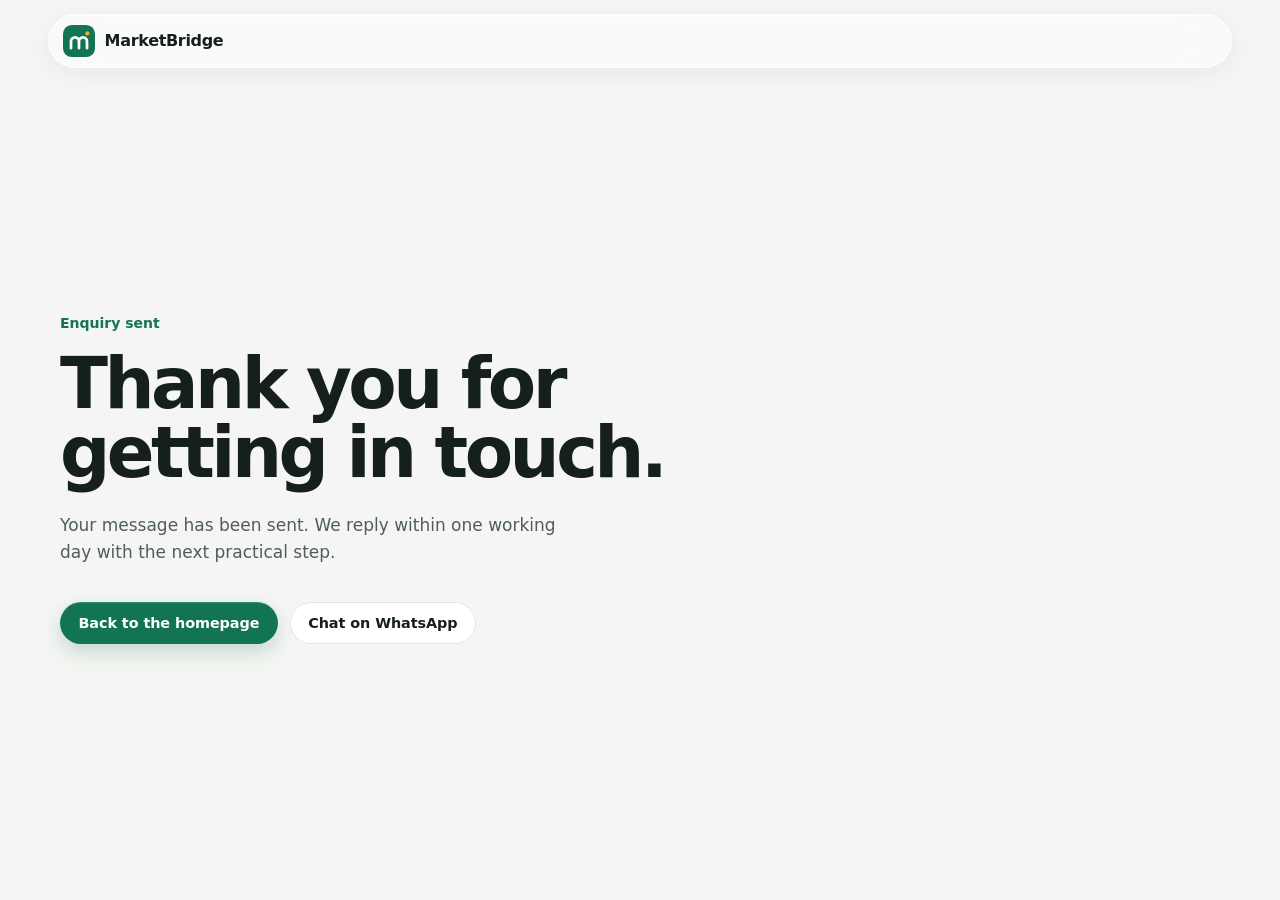
<file: thanks.html>
<!doctype html>
<html lang="en-GH">
  <head>
    <meta charset="UTF-8" />
    <meta name="viewport" content="width=device-width, initial-scale=1" />
    <meta name="theme-color" content="#f5f6f3" />
    <meta name="description" content="Thank you for contacting MarketBridge." />
    <meta name="robots" content="noindex, follow" />
    <title>Thank you | MarketBridge</title>
    <link rel="icon" href="assets/favicon.svg" type="image/svg+xml" />
    <link rel="stylesheet" href="styles.css?v=20261105j" />
  </head>
  <body>
    <header class="site-header">
      <div class="nav-shell">
        <a class="brand" href="/">
          <svg class="brand-mark" viewBox="0 0 40 40" aria-hidden="true" focusable="false">
            <rect width="40" height="40" rx="11" />
            <path d="M10 29V20.5a5 5 0 0 1 10 0V29m0-8.5a5 5 0 0 1 10 0V29" />
            <circle cx="30.5" cy="10.5" r="2.7" />
          </svg>
          <span class="brand-name">MarketBridge</span>
        </a>
      </div>
    </header>

    <main id="main-content" class="section thanks-section">
      <div class="container thanks-card">
        <p class="label">Enquiry sent</p>
        <h1>Thank you for getting in touch.</h1>
        <p class="hero-intro">Your message has been sent. We reply within one working day with the next practical step.</p>
        <div class="hero-actions">
          <a class="button button-primary" href="/">Back to the homepage</a>
          <a class="button button-quiet" href="https://wa.me/233551817972" target="_blank" rel="noopener noreferrer">Chat on WhatsApp</a>
        </div>
      </div>
    </main>
  </body>
</html>
</file>
<file: styles.css>
/* MarketBridge — "the honest receipt".
   Calm porcelain surfaces, one cedi-green accent, monospace figures.
   Written mobile-first: base rules are for phones, min-width queries add space. */

:root {
  --bg: #f5f6f3;
  --surface: #ffffff;
  --ink: #15201c;
  --ink-2: #4f5e58;
  --ink-3: #66746e;
  --line: #e2e6e2;
  --green: #127453;
  --green-ink: #0c5a40;
  --green-tint: #e5f2ec;
  --brass: #c8962e;
  --night: #121b18;
  --on-night: #b9c7c1;
  --danger: #a4361f;

  --font-sans: "SF Pro Text", "Segoe UI Variable Text", "Segoe UI", system-ui, -apple-system, Roboto, "Helvetica Neue", Arial, sans-serif;
  --font-display: "SF Pro Display", "Segoe UI Variable Display", "Segoe UI", system-ui, -apple-system, Roboto, "Helvetica Neue", Arial, sans-serif;
  --font-mono: "SF Mono", ui-monospace, "Cascadia Mono", "Roboto Mono", Menlo, Consolas, monospace;

  /* Type scale: five text sizes used everywhere (headings have their own clamps). */
  --fs-caption: .8125rem;                                  /* 13px */
  --fs-small: .875rem;                                     /* 14px */
  --fs-body: 1rem;                                         /* 16px */
  --fs-lead: clamp(1rem, .95rem + .25vw, 1.0625rem);        /* 16 → 17px */
  --fs-title: clamp(1.0625rem, 1rem + .2vw, 1.1875rem);    /* 17 → 19px */

  /* Spacing scale: one rhythm for the whole site. */
  --sp-1: .5rem;
  --sp-2: 1rem;
  --sp-3: 1.5rem;
  --sp-4: 2.25rem;
  --sp-5: 3.5rem;
  --sp-6: 5rem;

  --radius-xl: 20px;
  --radius-lg: 16px;
  --radius-md: 12px;
  --container: 1160px;
  --ease: cubic-bezier(.2, .7, .2, 1);
  --shadow-soft: 0 1px 2px rgba(21, 32, 28, .04), 0 12px 32px rgba(21, 32, 28, .06);
}

/* Base */
* { box-sizing: border-box; }
html { scroll-behavior: smooth; -webkit-text-size-adjust: 100%; }
input, textarea { scroll-margin-top: 92px; }
/* Sections line up flush with the top so the glass nav always floats over the section itself. */
section[id] { scroll-margin-top: 0; }
body {
  margin: 0;
  color: var(--ink);
  background: var(--bg);
  font-family: var(--font-sans);
  font-size: 1rem;
  line-height: 1.6;
  -webkit-font-smoothing: antialiased;
  text-rendering: optimizeLegibility;
}
a { color: inherit; }
button, input, textarea { font: inherit; }
h1, h2, h3, p, figure, blockquote, dl, dd { margin: 0; }
h1, h2, h3 { font-family: var(--font-display); color: var(--ink); }
.container { width: min(calc(100% - 32px), var(--container)); margin-inline: auto; }
.skip-link { position: fixed; left: 1rem; top: -5rem; z-index: 100; padding: .75rem 1rem; color: var(--surface); background: var(--ink); border-radius: 10px; font-weight: 700; }
.skip-link:focus { top: 1rem; }
.sr-only { position: absolute; width: 1px; height: 1px; padding: 0; margin: -1px; overflow: hidden; clip: rect(0,0,0,0); white-space: nowrap; border: 0; }
:focus-visible { outline: 2px solid var(--green); outline-offset: 3px; border-radius: 6px; }

/* Brand */
.brand { display: inline-flex; align-items: center; gap: .6rem; text-decoration: none; }
.brand-mark { width: 32px; height: 32px; flex: 0 0 auto; }
.brand-mark rect, .receipt-logo rect { fill: var(--green); }
.brand-mark path, .receipt-logo path { fill: none; stroke: #fff; stroke-width: 3.4; stroke-linecap: round; stroke-linejoin: round; }
.brand-mark circle, .receipt-logo circle { fill: #e2b04a; }
.brand-name { font-family: var(--font-display); font-size: 1rem; font-weight: 700; letter-spacing: -.02em; }

/* Header: a floating glass capsule */
.site-header { position: sticky; top: 0; z-index: 40; padding: 10px 12px 0; }
.nav-shell { position: relative; display: flex; align-items: center; justify-content: space-between; gap: 1rem; max-width: calc(var(--container) + 24px); min-height: 54px; margin-inline: auto; padding: 0 8px 0 14px; color: var(--ink); background: rgba(255, 255, 255, .5); border: 1px solid rgba(255, 255, 255, .65); border-radius: 999px; isolation: isolate; box-shadow: inset 0 1px 0 rgba(255, 255, 255, .75), 0 6px 24px rgba(21, 32, 28, .06); transition: max-width .5s var(--ease), transform .4s var(--ease), box-shadow .3s ease, background-color .35s ease, border-color .35s ease, color .35s ease; }
.site-header.is-scrolled .nav-shell { background: rgba(255, 255, 255, .58); box-shadow: inset 0 1px 0 rgba(255, 255, 255, .8), 0 12px 40px rgba(21, 32, 28, .12), 0 1px 2px rgba(21, 32, 28, .05); }
/* Over dark sections the glass turns smoky and the text light (class set by script.js). */
.site-header.on-dark .nav-shell { color: #fff; background: rgba(18, 27, 24, .42); border-color: rgba(255, 255, 255, .14); box-shadow: inset 0 1px 0 rgba(255, 255, 255, .1), 0 12px 40px rgba(0, 0, 0, .25); }
/* The blur lives on a background layer: a blurred element nested in another blurred
   element only sees its parent, so this keeps the mobile menu's glass working. */
.nav-shell::before { content: ""; position: absolute; inset: 0; z-index: -1; border-radius: inherit; -webkit-backdrop-filter: saturate(180%) blur(22px); backdrop-filter: saturate(180%) blur(22px); pointer-events: none; }
.site-header.on-dark .menu-button span:not(.sr-only) { background: #fff; }
.site-header.is-hidden .nav-shell { transform: translateY(calc(-100% - 24px)); box-shadow: none; }
.nav-indicator { display: none; }
.menu-button { display: grid; place-content: center; gap: 6px; width: 44px; height: 44px; padding: 0; border: 0; border-radius: 50%; background: transparent; cursor: pointer; }
.menu-button span:not(.sr-only) { display: block; width: 20px; height: 1.5px; background: var(--ink); border-radius: 2px; transition: transform .25s var(--ease), background-color .35s ease; }
.menu-button[aria-expanded="true"] span:nth-child(2) { transform: translateY(3.75px) rotate(45deg); }
.menu-button[aria-expanded="true"] span:nth-child(3) { transform: translateY(-3.75px) rotate(-45deg); }
.primary-nav { position: absolute; top: calc(100% + 10px); left: 0; right: 0; display: flex; flex-direction: column; padding: .5rem; color: var(--ink); background: rgba(255, 255, 255, .62); border: 1px solid rgba(255, 255, 255, .7); border-radius: var(--radius-lg); -webkit-backdrop-filter: saturate(180%) blur(24px); backdrop-filter: saturate(180%) blur(24px); box-shadow: inset 0 1px 0 rgba(255, 255, 255, .8), 0 24px 60px rgba(21, 32, 28, .16); opacity: 0; visibility: hidden; transform: translateY(-8px) scale(.98); transform-origin: top center; transition: opacity .22s ease, transform .3s var(--ease), visibility 0s linear .3s; }
.primary-nav.is-open { opacity: 1; visibility: visible; transform: none; transition: opacity .22s ease, transform .35s var(--ease), visibility 0s; }
.primary-nav a + a:not(.nav-cta) { border-top: 1px solid rgba(21, 32, 28, .06); border-radius: 0; }
/* The phone menu follows the capsule: smoky glass with light text over dark sections. */
@media (max-width: 919px) {
  .primary-nav { transition: opacity .22s ease, transform .3s var(--ease), visibility 0s linear .3s, background-color .35s ease, border-color .35s ease; }
  .primary-nav a { transition: color .35s ease, background-color .2s ease; }
  .site-header.on-dark .primary-nav { background: rgba(18, 27, 24, .55); border-color: rgba(255, 255, 255, .14); box-shadow: inset 0 1px 0 rgba(255, 255, 255, .08), 0 24px 60px rgba(0, 0, 0, .35); }
  .site-header.on-dark .primary-nav a:not(.nav-cta) { color: rgba(255, 255, 255, .9); }
  .site-header.on-dark .primary-nav a:not(.nav-cta):hover { background: rgba(255, 255, 255, .08); }
  .site-header.on-dark .primary-nav a + a:not(.nav-cta) { border-top-color: rgba(255, 255, 255, .1); }
}
.primary-nav a { padding: .75rem 1rem; color: var(--ink); font-size: var(--fs-body); font-weight: 600; text-decoration: none; border-radius: 12px; }
.primary-nav a:hover { background: var(--bg); }
.primary-nav .nav-cta { margin-top: .4rem; color: #fff; background: var(--green); text-align: center; }
.primary-nav .nav-cta:hover { background: var(--green-ink); }

/* Buttons and links */
.button { display: inline-flex; align-items: center; justify-content: center; gap: .55rem; min-height: 42px; padding: .55rem 1.15rem; border: 0; border-radius: 999px; font-size: .9rem; font-weight: 650; letter-spacing: -.005em; text-decoration: none; cursor: pointer; transition: transform .2s var(--ease), background-color .2s ease, box-shadow .2s ease; }
.button:hover { transform: translateY(-1px); }
.button:active { transform: translateY(0) scale(.98); }
.button-primary { color: #fff; background: var(--green); box-shadow: inset 0 1px 0 rgba(255, 255, 255, .16), 0 8px 20px rgba(18, 116, 83, .22); }
.button-primary:hover { background: var(--green-ink); }
.button-quiet { color: var(--ink); background: var(--surface); box-shadow: inset 0 0 0 1px var(--line); }
.button-quiet:hover { box-shadow: inset 0 0 0 1px #cdd4cf, 0 6px 16px rgba(21, 32, 28, .06); }
.button-light { color: var(--ink); background: #fff; }
.button-light:hover { background: #f0f5f2; }
.wa-glyph { width: 20px; height: 20px; fill: #128c4a; }
/* Inline icons share one stroke style (Lucide-style, 2px rounded), sized to the text. */
.icon { display: inline-block; width: 1.05em; height: 1.05em; flex: 0 0 auto; vertical-align: -.16em; fill: none; stroke: currentColor; stroke-width: 2; stroke-linecap: round; stroke-linejoin: round; }
.arrow { display: inline-block; transition: transform .2s var(--ease); }
.button:hover .arrow, .button:focus-visible .arrow, .text-link:hover .arrow, .text-link:focus-visible .arrow { transform: translateX(3px); }
.text-link { display: inline-flex; align-items: center; gap: .4rem; font-weight: 650; text-decoration: none; }
.text-link:hover { text-decoration: underline; text-underline-offset: 4px; }
.text-link-light { color: #fff; }
.inline-link { color: var(--green-ink); font-weight: 650; text-decoration-thickness: 1px; text-underline-offset: 3px; }
.inline-link:hover { color: var(--green); }

/* Shared section type */
.section { padding: clamp(3.5rem, 7vw, 5.5rem) 0; }
.section-head { max-width: 40rem; margin-bottom: clamp(2.25rem, 5vw, 3.5rem); }
.label { margin-bottom: var(--sp-2); color: var(--green); font-size: var(--fs-small); font-weight: 650; }
h2 { font-size: clamp(1.6rem, 4.5vw, 2.4rem); font-weight: 700; line-height: 1.06; letter-spacing: -.04em; text-wrap: balance; }
.section-head > p:not(.label) { margin-top: var(--sp-3); color: var(--ink-2); font-size: var(--fs-lead); }
h3 { font-size: var(--fs-title); font-weight: 650; line-height: 1.3; letter-spacing: -.015em; }

/* Hero: an immersive market photograph with the headline set on it.
   The stage is inset from the window edges and runs up behind the floating nav. */
.hero { --header-h: 70px; --mint: #8ee3bd; position: relative; margin-top: calc(-1 * var(--header-h)); padding: 0; background: var(--bg); }
.hero-stage { position: relative; isolation: isolate; display: flex; align-items: flex-end; min-height: max(620px, 94svh); overflow: hidden; padding: calc(var(--header-h) + clamp(150px, 36vw, 300px)) 0 var(--sp-5); color: #fff; background: #2b3530; }
.hero-photo, .hero-photo img { position: absolute; inset: 0; z-index: -2; display: block; width: 100%; height: 100%; }
.hero-photo img { object-fit: cover; object-position: 50% 0%; }
/* Scrims: a light veil under the nav, and a deep one behind the words. */
.hero-stage::after { content: ""; position: absolute; inset: 0; z-index: -1; pointer-events: none; background:
  linear-gradient(180deg, rgba(9, 15, 13, .5) 0, rgba(9, 15, 13, 0) 130px),
  linear-gradient(0deg, rgba(9, 15, 13, .96) 0%, rgba(9, 15, 13, .88) 48%, rgba(9, 15, 13, .55) 66%, rgba(9, 15, 13, 0) 84%); }
.hero-copy { position: relative; display: flex; flex-direction: column; align-items: center; text-align: center; }
.hero h1 { max-width: 14ch; }
.hero .hero-intro { margin-inline: auto; }
.hero .hero-actions { justify-content: center; }
.hero .trust-list { justify-content: center; }
.hero h1 { color: #fff; text-shadow: 0 2px 30px rgba(0, 0, 0, .25); }
.hero h1 .accent { color: var(--mint); }
.hero .hero-intro { color: rgba(255, 255, 255, .88); }
.hero .kicker { color: #fff; background: rgba(255, 255, 255, .12); border-color: rgba(255, 255, 255, .24); -webkit-backdrop-filter: blur(14px); backdrop-filter: blur(14px); }
.hero .kicker-dot { background: var(--mint); box-shadow: 0 0 0 3px rgba(142, 227, 189, .25); }
.hero .button-quiet { color: #fff; background: rgba(255, 255, 255, .12); box-shadow: inset 0 0 0 1px rgba(255, 255, 255, .32); -webkit-backdrop-filter: blur(14px); backdrop-filter: blur(14px); }
.hero .button-quiet:hover { background: rgba(255, 255, 255, .2); box-shadow: inset 0 0 0 1px rgba(255, 255, 255, .5); }
.hero .wa-glyph { fill: var(--mint); }
.hero .trust-list { color: rgba(255, 255, 255, .86); }
.hero .trust-list li::before { background: var(--mint); }
.hero .trust-list li::after { border-color: #0c3b2a; }
.hero-stage :focus-visible { outline-color: var(--mint); }
.kicker { display: inline-flex; align-items: center; gap: .5rem; margin-bottom: var(--sp-3); padding: .3rem .8rem .3rem .65rem; color: var(--ink-2); background: var(--surface); border: 1px solid var(--line); border-radius: 999px; font-size: var(--fs-caption); font-weight: 600; }
.kicker-dot { width: 7px; height: 7px; background: var(--green); border-radius: 50%; box-shadow: 0 0 0 3px var(--green-tint); }
h1 { max-width: 12ch; font-size: clamp(2.25rem, 9.5vw, 3.25rem); font-weight: 700; line-height: .98; letter-spacing: -.05em; }
h1 .accent { color: var(--green); white-space: nowrap; }
.hero-intro { max-width: 32rem; margin-top: var(--sp-3); color: var(--ink-2); font-size: var(--fs-lead); line-height: 1.6; }
.hero-actions { display: flex; flex-direction: column; gap: .75rem; margin-top: var(--sp-4); }
.trust-list { display: flex; flex-wrap: wrap; gap: .6rem 1.5rem; margin: var(--sp-4) 0 0; padding: 0; list-style: none; color: var(--ink-2); font-size: var(--fs-small); font-weight: 550; }
.trust-list li { display: inline-flex; align-items: center; gap: .45rem; }
/* Check mark drawn in CSS: a tinted disc with a rotated corner, so it renders the same on every device. */
.trust-list li::before { content: ""; position: relative; display: block; width: 18px; height: 18px; background: var(--green-tint); border-radius: 50%; }
.trust-list li::after { content: ""; position: absolute; left: 6.5px; top: 4px; width: 4px; height: 8px; border: solid var(--green); border-width: 0 1.8px 1.8px 0; transform: rotate(45deg); }
.trust-list li { position: relative; }

/* Side-by-side rows: words beside a photo or the sample record. */
.duo { display: grid; gap: clamp(2rem, 5vw, 3rem); align-items: center; }
.duo .section-head { margin-bottom: 0; }
.duo-intro, .duo-stats { margin-bottom: clamp(2.25rem, 5vw, 3.5rem); }
.duo-photo { display: grid; }
.duo-photo img { display: block; width: 100%; height: 100%; min-height: 0; aspect-ratio: 4 / 3; object-fit: cover; background: #d8d2c4; border-radius: var(--radius-lg); }
.duo-photo figcaption { margin-top: .6rem; color: var(--ink-3); font-size: var(--fs-caption); }
.daybook { background: var(--surface); }
.mini-features { display: grid; gap: var(--sp-3); margin: var(--sp-4) 0 0; padding: 0; list-style: none; }
.mini-features li { display: grid; grid-template-columns: 38px 1fr; column-gap: .9rem; align-items: start; }
.mini-features div { display: grid; gap: .15rem; }
.mini-features strong { font-size: var(--fs-body); font-weight: 650; letter-spacing: -.01em; }
.mini-features span { color: var(--ink-2); font-size: var(--fs-small); }
.mini-icon { display: grid; place-items: center; width: 38px; height: 38px; color: var(--green); background: var(--green-tint); border-radius: 11px; }
.mini-icon svg { width: 18px; height: 18px; fill: none; stroke: currentColor; stroke-width: 1.8; stroke-linecap: round; stroke-linejoin: round; }
.daybook .receipt-wrap { width: min(100%, 300px); }
.daybook.section { padding: clamp(3rem, 6vw, 4.5rem) 0; }
.section-head-center { max-width: 36rem; margin-inline: auto; text-align: center; }
.stats-row { grid-template-columns: 1fr; gap: 0; margin-bottom: clamp(2.25rem, 5vw, 3.5rem); border-top: 0; text-align: center; }
.stats-row .stat { align-items: center; padding: var(--sp-3) .5rem; border: 0; }
.stats-row .stat + .stat { border-top: 1px solid var(--line); }
.stats-row .stat dd, .stats-row .stat dt { width: 100%; text-align: center; }
.stats-row .stat dd { font-size: clamp(1.6rem, 4vw, 2.4rem); }
.story-grid { display: grid; gap: var(--sp-2); }
.story-photo img { display: block; width: 100%; height: 100%; aspect-ratio: 4 / 3; object-fit: cover; background: #d8d2c4; border-radius: var(--radius-lg); }
.story-photo { display: grid; grid-template-rows: 1fr auto; }
.story-photo figcaption { margin-top: .6rem; color: var(--ink-3); font-size: var(--fs-caption); }
.quote-featured { justify-content: center; padding: clamp(1.5rem, 3.5vw, 2.5rem); background: var(--green-tint); }
.quote-featured blockquote p { font-size: clamp(1.1rem, 2.2vw, 1.35rem); line-height: 1.45; letter-spacing: -.015em; }
.duo .section-head > p:not(.label) { max-width: 30rem; }

/* The day's receipt */
.receipt-wrap { position: relative; width: min(100%, 380px); margin-inline: auto; filter: drop-shadow(0 2px 3px rgba(21, 32, 28, .06)) drop-shadow(0 28px 40px rgba(21, 32, 28, .12)); }
.receipt { position: relative; padding: 1.1rem 1.2rem 1rem; background: var(--surface); border-radius: 18px 18px 0 0; }
.receipt::after { content: ""; position: absolute; left: 0; right: 0; top: 100%; height: 9px; background: radial-gradient(circle at 7px 0, var(--surface) 7px, transparent 7.5px) 0 0 / 14px 9px repeat-x; }
.receipt-head { display: flex; align-items: center; gap: .75rem; padding-bottom: 1rem; border-bottom: 1px dashed #d3d9d5; }
.receipt-logo { width: 30px; height: 30px; flex: 0 0 auto; }
.receipt-head strong { display: block; font-size: var(--fs-small); letter-spacing: -.01em; }
.receipt-head span { display: block; color: var(--ink-3); font-size: var(--fs-caption); }
.receipt-lines { margin: 0; padding: .6rem 0; list-style: none; font-family: var(--font-mono); font-size: var(--fs-caption); font-variant-numeric: tabular-nums; }
.receipt-lines li { display: grid; grid-template-columns: 3.3em 1fr auto; gap: .6rem; padding: .3rem 0; }
.r-time { color: var(--ink-3); }
.r-desc { overflow: hidden; text-overflow: ellipsis; white-space: nowrap; color: var(--ink); }
.r-amt { color: var(--green-ink); font-weight: 600; text-align: right; }
.r-amt.is-out { color: #8a3b1c; }
.receipt-totals { padding: .6rem 0 .4rem; border-top: 1.5px dashed #c9d0cb; font-family: var(--font-mono); font-size: var(--fs-caption); font-variant-numeric: tabular-nums; }
.receipt-totals div { display: flex; justify-content: space-between; gap: 1rem; padding: .18rem 0; }
.receipt-totals dt { color: var(--ink-2); }
.receipt-totals .is-profit { margin-top: .35rem; padding-top: .55rem; border-top: 1px solid var(--line); font-size: var(--fs-body); font-weight: 700; }
.receipt-totals .is-profit dt { color: var(--ink); }
.receipt-totals .is-profit dd { color: var(--green); }
.receipt-week { display: flex; align-items: flex-end; justify-content: space-between; gap: 1rem; margin-top: .6rem; padding: .55rem .8rem; background: var(--bg); border-radius: 12px; }
.receipt-week span { color: var(--ink-2); font-size: var(--fs-caption); font-weight: 600; }
.receipt-week svg { width: 96px; height: auto; }
.receipt-week rect { fill: #c6d1cb; }
.receipt-week rect.is-today { fill: var(--green); }
.receipt-week rect.is-future { fill: #e3e8e4; }
.receipt-chip { position: absolute; right: -8px; top: -16px; display: inline-flex; align-items: center; gap: .45rem; padding: .5rem .85rem .5rem .55rem; color: var(--ink); background: rgba(255, 255, 255, .96); border: 1px solid var(--line); border-radius: 999px; font-size: var(--fs-caption); font-weight: 650; box-shadow: 0 10px 24px rgba(21, 32, 28, .1); }
.receipt-chip span { display: grid; place-items: center; width: 20px; height: 20px; color: #fff; background: var(--green); border-radius: 50%; }
.receipt-chip .icon { width: 12px; height: 12px; stroke-width: 2.6; }
.receipt-wrap figcaption { margin-top: 1.4rem; color: var(--ink-3); font-size: var(--fs-caption); text-align: center; }

/* Receipt "prints" line by line on load (opacity and transform only). */
.receipt-lines li, .receipt-totals > div, .receipt-week { animation: print .45s var(--ease) both; }
.receipt-lines li:nth-child(1) { animation-delay: .15s; }
.receipt-lines li:nth-child(2) { animation-delay: .27s; }
.receipt-lines li:nth-child(3) { animation-delay: .39s; }
.receipt-lines li:nth-child(4) { animation-delay: .51s; }
.receipt-lines li:nth-child(5) { animation-delay: .63s; }
.receipt-lines li:nth-child(6) { animation-delay: .75s; }
.receipt-totals > div:nth-child(1) { animation-delay: .95s; }
.receipt-totals > div:nth-child(2) { animation-delay: 1.05s; }
.receipt-totals > div:nth-child(3) { animation-delay: 1.2s; }
.receipt-week { animation-delay: 1.35s; }
.receipt-chip { animation: chip .5s var(--ease) 1.7s both; }
.js .receipt-wrap:not(.is-printed) :is(.receipt-lines li, .receipt-totals > div, .receipt-week, .receipt-chip) { animation-play-state: paused; }
@keyframes print { from { opacity: 0; transform: translateY(-5px); } }
@keyframes chip { from { opacity: 0; transform: translateY(6px) scale(.96); } }

/* Partners */
.partners { padding: 1.75rem 0; border-block: 1px solid var(--line); }
.partners-label { margin-bottom: 1.1rem; line-height: 1.5; color: var(--ink-3); font-family: var(--font-sans); font-size: var(--fs-small); font-weight: 550; letter-spacing: 0; text-align: center; }
.partner-list { display: flex; flex-wrap: wrap; justify-content: center; gap: .6rem 2rem; margin: 0; padding: 0; list-style: none; }
.partner-list li { color: #56635d; font-family: var(--font-display); font-size: var(--fs-body); font-weight: 700; letter-spacing: -.02em; }

/* Features: a quiet bento */
.features { background: var(--surface); }
.bento { display: grid; gap: var(--sp-2); }
.tile { display: flex; flex-direction: column; gap: .5rem; padding: clamp(1.25rem, 2.5vw, 1.6rem); background: var(--bg); border-radius: var(--radius-lg); transition: transform .3s var(--ease), background-color .3s ease; }
.tile:hover { transform: translateY(-3px); background: #eff1ed; }
.tile p { color: var(--ink-2); font-size: var(--fs-small); }
.tile h3 { font-size: 1rem; }
.tile-icon { display: grid; place-items: center; width: 32px; height: 32px; margin-bottom: var(--sp-3); color: var(--green); background: var(--surface); border-radius: 13px; box-shadow: 0 1px 2px rgba(21, 32, 28, .06); }
.tile-icon svg { width: 18px; height: 18px; fill: none; stroke: currentColor; stroke-width: 1.8; stroke-linecap: round; stroke-linejoin: round; }
.tile-wide { gap: 1.75rem; }
.tile-text { display: flex; flex-direction: column; gap: .6rem; }
.split-bar { display: flex; height: 14px; overflow: hidden; border-radius: 999px; }
.split-cash { flex: 62; background: var(--green); }
.split-momo { flex: 38; background: var(--brass); }
.split-legend { display: flex; justify-content: space-between; gap: 1rem; margin-top: .9rem; }
.split-legend dt { color: var(--ink-2); font-size: var(--fs-caption); font-weight: 600; }
.split-legend dt::before { content: ""; display: inline-block; width: 8px; height: 8px; margin-right: .4rem; background: var(--green); border-radius: 2px; }
.split-legend div:last-child { text-align: right; }
.split-legend div:last-child dt::before { background: var(--brass); }
.split-legend dd { font-family: var(--font-mono); font-size: var(--fs-lead); font-weight: 600; font-variant-numeric: tabular-nums; }
.summary-note { position: relative; padding: 1rem 1.1rem; background: var(--surface); border-radius: 20px 20px 20px 6px; box-shadow: var(--shadow-soft); }
.summary-note p { font-size: var(--fs-small); line-height: 1.5; }
.summary-note strong { color: var(--green-ink); font-family: var(--font-mono); font-size: .95em; font-weight: 600; }

/* How it works: the page's one dark moment */
.process { color: #fff; background: var(--night); }
.process h2, .process h3 { color: #fff; }
.process .label { color: #8fd6b9; }
.process .section-head > p:not(.label) { color: var(--on-night); }
.steps { position: relative; display: grid; gap: var(--sp-4); margin: 0; padding: 0; list-style: none; }
.steps::before { content: ""; position: absolute; top: 18px; bottom: 18px; left: 17.5px; width: 1px; background: linear-gradient(180deg, #8fd6b9, rgba(143, 214, 185, .15)); }
.step { position: relative; padding-left: 4.25rem; }
.step-num { position: absolute; left: 0; top: 0; display: grid; place-items: center; width: 36px; height: 36px; color: #fff; background: var(--night); border: 1px solid rgba(255, 255, 255, .28); border-radius: 50%; font-family: var(--font-mono); font-size: var(--fs-small); transition: background-color .25s ease, border-color .25s ease, color .25s ease; }
.step:hover .step-num { color: var(--night); background: #8fd6b9; border-color: #8fd6b9; }
.step h3 { margin: .45rem 0 .4rem; }
.step p { color: var(--on-night); font-size: var(--fs-body); }

/* Stories */
.stories { background: var(--bg); }
.stats { display: grid; margin-bottom: clamp(2.25rem, 5vw, 3.5rem); border-top: 1px solid var(--line); }
.stat { display: flex; flex-direction: column-reverse; gap: .2rem; padding: 1.4rem 0; border-bottom: 1px solid var(--line); }
.stat dd { font-family: var(--font-display); font-size: clamp(1.75rem, 5vw, 2.25rem); font-weight: 700; line-height: 1; letter-spacing: -.04em; font-variant-numeric: tabular-nums; }
.stat dt { color: var(--ink-2); font-size: var(--fs-small); }
.quotes { display: grid; gap: var(--sp-2); }
.quote { display: flex; flex-direction: column; justify-content: space-between; gap: var(--sp-3); padding: clamp(1.25rem, 2.5vw, 1.6rem); background: var(--surface); border-radius: var(--radius-lg); box-shadow: var(--shadow-soft); }
.quote blockquote p { font-family: var(--font-display); font-size: var(--fs-small); line-height: 1.5; letter-spacing: -.01em; }
.quote figcaption { display: flex; align-items: center; gap: .7rem; color: var(--ink-2); font-size: var(--fs-caption); line-height: 1.35; }
.quote figcaption strong { display: block; color: var(--ink); font-size: var(--fs-caption); }
.avatar { display: grid; place-items: center; flex: 0 0 auto; width: 30px; height: 30px; color: var(--green-ink); background: var(--green-tint); border-radius: 50%; font-size: var(--fs-caption); font-weight: 700; letter-spacing: .02em; }

/* Call to action */
.cta-section { padding: 0 0 clamp(4rem, 8vw, 6.5rem); background: var(--bg); }
.cta-panel { position: relative; display: grid; gap: 2rem; overflow: hidden; padding: clamp(1.75rem, 5vw, 3rem); color: #fff; background:
  radial-gradient(70% 120% at 100% 0%, rgba(255, 255, 255, .14), transparent 60%),
  linear-gradient(135deg, #148060, var(--green) 45%, #0d5c42); border-radius: var(--radius-xl); }
.cta-panel h2 { max-width: 24ch; color: #fff; font-size: clamp(1.35rem, 3.2vw, 1.75rem); }
.cta-panel p { max-width: 34rem; margin-top: var(--sp-2); color: #d7ede3; }
.cta-actions { display: flex; flex-direction: column; align-items: flex-start; gap: var(--sp-2); }

/* FAQ */
.faq { background: var(--surface); }
.faq-grid { display: grid; gap: var(--sp-5); }
.faq-main .section-head { margin-bottom: var(--sp-4); }
.faq-aside { align-self: start; }
/* FAQ fallback: a quiet panel with the fastest way to ask. */
.faq-card { padding: var(--sp-4) var(--sp-3); background: var(--green-tint); border-radius: var(--radius-lg); }
.faq-card-body { display: grid; gap: .75rem; justify-items: start; }
.faq-card-body h3 { font-size: 1.15rem; letter-spacing: -.02em; }
.faq-card-body p:not(.hours-status) { color: var(--ink-2); font-size: var(--fs-small); }
.faq-card-body .button { margin-top: .25rem; }
.faq-card-body .text-link { color: var(--green-ink); font-size: var(--fs-small); }
.faq-list { border-top: 1px solid var(--line); }
.faq-list details { border-bottom: 1px solid var(--line); }
.faq-list summary { position: relative; display: block; padding: 1.1rem 2.75rem 1.1rem 0; font-family: var(--font-display); font-size: 1rem; font-weight: 650; letter-spacing: -.01em; list-style: none; cursor: pointer; }
.faq-list summary::-webkit-details-marker { display: none; }
.faq-list summary::before, .faq-list summary::after { content: ""; position: absolute; right: 6px; top: 50%; width: 14px; height: 1.5px; background: var(--ink); border-radius: 2px; transition: transform .25s var(--ease); }
.faq-list summary::after { transform: rotate(90deg); }
.faq-list details[open]:not(.is-closing) summary::after { transform: rotate(0deg); }
.faq-list summary:hover { color: var(--green-ink); }
.faq-answer { overflow: hidden; }
.faq-answer p { max-width: 40rem; padding: 0 2.75rem 1.2rem 0; color: var(--ink-2); font-size: var(--fs-small); }

/* Contact */
.contact-details { margin: 2rem 0 0; padding: 0; list-style: none; border-top: 1px solid var(--line); }
.contact-details li { display: grid; grid-template-columns: 6.5rem 1fr; gap: 1rem; padding: .9rem 0; border-bottom: 1px solid var(--line); font-size: var(--fs-body); }
/* Contact page */
/* Contact page: a deep-green header panel runs up behind the nav; the form card rises over its lower edge. */
.page-hero { --header-h: 70px; --mint: #8ee3bd; margin-top: calc(-1 * var(--header-h)); padding: 0; }
.page-hero-stage { position: relative; isolation: isolate; overflow: hidden; padding: calc(var(--header-h) + 2rem) 0 3.5rem; color: #fff; background:
  radial-gradient(70% 90% at 100% 0%, rgba(142, 227, 189, .16), transparent 60%),
  radial-gradient(60% 80% at 0% 100%, rgba(200, 150, 46, .14), transparent 60%),
  linear-gradient(160deg, #0f3d2c 0%, #0c2a20 55%, var(--night) 100%); }
.page-hero-inner { display: grid; gap: 1.5rem; }
.page-hero-copy { max-width: 36rem; margin-inline: auto; text-align: center; }
.page-hero h1 { margin-inline: auto; }
.page-hero-meta { justify-content: center; }
.page-hero-meta { display: flex; flex-wrap: wrap; gap: .6rem 1.75rem; margin: var(--sp-4) 0 0; padding: 0; list-style: none; color: rgba(255, 255, 255, .8); font-size: var(--fs-small); }
.page-hero-meta li { display: inline-flex; align-items: center; gap: .55rem; }
.page-hero-meta li::before { content: ""; width: 5px; height: 5px; background: var(--mint); border-radius: 50%; }
.breadcrumb { margin-bottom: var(--sp-3); color: rgba(255, 255, 255, .72); font-size: var(--fs-small); }
.breadcrumb a { color: #fff; font-weight: 600; text-underline-offset: 3px; }
.breadcrumb span { margin: 0 .35rem; }
.page-hero h1 { max-width: 12ch; color: #fff; font-size: clamp(2rem, 7vw, 3rem); line-height: 1; letter-spacing: -.045em; }
.page-hero h1 .accent { color: var(--mint); }
.page-hero-intro { max-width: 32rem; margin-top: var(--sp-3); margin-inline: auto; line-height: 1.6; color: rgba(255, 255, 255, .84); font-size: var(--fs-lead); line-height: 1.55; }
.page-hero :focus-visible { outline-color: var(--mint); }
/* With a photo: the market aisle sits under a deep-green veil so the white type stays readable. */
.page-hero-stage.has-photo { background: #12251d; }
.page-hero-stage.has-photo .hero-photo img { object-position: 50% 28%; }
.page-hero-stage.has-photo::after { content: ""; position: absolute; inset: 0; z-index: -1; pointer-events: none; background:
  linear-gradient(180deg, rgba(9, 15, 13, .6) 0%, rgba(9, 15, 13, .45) 35%, rgba(9, 15, 13, .78) 72%, rgba(9, 15, 13, .94) 100%),
  linear-gradient(90deg, rgba(12, 42, 32, .35), rgba(12, 42, 32, .35)); }

.contact-body { padding: clamp(3rem, 7vw, 5rem) 0 clamp(4rem, 8vw, 6rem); }
.contact-layout { display: grid; gap: clamp(2.5rem, 6vw, 4rem); }
/* Phones: the form comes first; the ways to reach us follow. */
.contact-layout .contact-form { order: -1; }
.contact-info h2 { max-width: 16ch; font-size: clamp(1.5rem, 3.5vw, 2rem); }
.contact-info-intro { max-width: 28rem; margin-top: var(--sp-2); color: var(--ink-2); font-size: var(--fs-small); }
.contact-methods { display: grid; gap: var(--sp-3); margin: var(--sp-4) 0 0; padding: 0; list-style: none; }
.contact-methods li { display: grid; grid-template-columns: 40px 1fr; column-gap: .9rem; align-items: start; }
.contact-methods div { display: grid; gap: .2rem; justify-items: start; }
.contact-methods strong { font-size: var(--fs-small); font-weight: 650; }
.contact-methods span:not(.hours-status), .contact-methods a { font-size: var(--fs-small); color: var(--ink-2); }
.contact-methods a.inline-link { color: var(--green-ink); }
.method-icon { display: grid; place-items: center; width: 40px; height: 40px; color: var(--green); background: var(--green-tint); border-radius: 12px; }
.method-icon svg { width: 19px; height: 19px; fill: none; stroke: currentColor; stroke-width: 1.8; stroke-linecap: round; stroke-linejoin: round; }
.method-icon-wa { color: #fff; background: #128c4a; }
.method-icon-wa svg { fill: #fff; stroke: none; }
.next-block { margin-top: var(--sp-4); padding-top: var(--sp-3); border-top: 1px solid var(--line); }
.next-block h3 { font-size: var(--fs-small); font-weight: 650; }
.contact-info .back-home { margin-top: var(--sp-4); }
.contact-layout .contact-form { box-shadow: 0 1px 2px rgba(21, 32, 28, .04), 0 20px 50px rgba(21, 32, 28, .07); }
.form-title { font-size: clamp(1.1rem, 2.2vw, 1.25rem); letter-spacing: -.025em; }
.form-lead { margin-top: -.25rem; color: var(--ink-2); font-size: var(--fs-caption); }
.hours-status { display: inline-flex; align-items: center; gap: .5rem; margin-top: .15rem; color: var(--ink-2); font-size: var(--fs-caption); font-weight: 650; }
.hours-status::before { content: ""; width: 7px; height: 7px; background: #b8c2bd; border-radius: 50%; }
.hours-status.is-open { color: var(--green-ink); }
.hours-status.is-open::before { background: var(--green); box-shadow: 0 0 0 3px var(--green-tint); }
.next-steps { display: grid; gap: var(--sp-2); margin: var(--sp-1) 0 0; padding: 0; list-style: none; counter-reset: step; }
.next-steps li { display: grid; grid-template-columns: 2rem 1fr; column-gap: .85rem; counter-increment: step; }
.next-steps li::before { content: counter(step); grid-row: span 2; display: grid; place-items: center; width: 2rem; height: 2rem; color: var(--green-ink); background: var(--green-tint); border-radius: 50%; font-size: var(--fs-small); font-weight: 700; }
.next-steps strong { font-size: var(--fs-small); line-height: 1.35; }
.next-steps span { color: var(--ink-2); font-size: var(--fs-caption); }
.back-home { justify-self: start; color: var(--green-ink); font-size: var(--fs-small); }
.footer-col a[aria-current="page"] { color: var(--ink); font-weight: 600; }
.cd-label { color: var(--ink-3); font-weight: 550; }
.contact-form { display: grid; grid-template-columns: 1fr; gap: var(--sp-2); max-width: 600px; padding: clamp(1.25rem, 3vw, 2rem); background: var(--surface); border: 1px solid rgba(21, 32, 28, .06); border-radius: var(--radius-xl); box-shadow: 0 30px 60px rgba(21, 32, 28, .07); }
.form-field { display: flex; flex-direction: column; gap: .4rem; }
.form-field label { font-size: var(--fs-caption); font-weight: 650; }
.form-field input, .form-field textarea { width: 100%; padding: .55rem .8rem; font-size: var(--fs-small); color: var(--ink); background: #f7f8f6; border: 1px solid #d9dfdb; border-radius: 10px; transition: border-color .18s ease, box-shadow .18s ease, background-color .18s ease; }
.form-field textarea { resize: vertical; }
.form-field input:focus, .form-field textarea:focus { outline: none; background: #fff; border-color: var(--green); box-shadow: 0 0 0 4px rgba(18, 116, 83, .14); }
.hp-field, .hp-field[hidden] { display: none !important; }
.form-required-note { color: var(--ink-2); font-size: var(--fs-caption); }
.required { color: var(--danger); }
.optional { color: var(--ink-3); font-weight: 500; }
.field-error { color: var(--danger); font-size: var(--fs-small); font-weight: 650; }
.field-error:empty { display: none; }
.form-field [aria-invalid="true"] { background: #fff8f6; border-color: var(--danger); }
.form-status { font-weight: 650; }
.form-status:empty { display: none; }
.form-status.is-success, .form-status.is-error { padding: .7rem .9rem; border-radius: 10px; font-size: var(--fs-small); }
.form-status.is-success { color: var(--green-ink); background: var(--green-tint); }
.form-status.is-error { color: #8a2c18; background: #fdecea; }
.form-submit { width: 100%; }
.form-submit:disabled { opacity: .7; cursor: progress; transform: none; }
.form-privacy { color: var(--ink-3); font-size: var(--fs-caption); }

/* Footer */
.site-footer { padding: clamp(3rem, 8vw, 4.5rem) 0 2rem; background: var(--surface); border-top: 1px solid var(--line); }
.footer-top { display: grid; gap: var(--sp-4); padding-bottom: var(--sp-4); }
.footer-brand-block p { max-width: 24rem; margin-top: .9rem; color: var(--ink-2); font-size: var(--fs-small); }
.footer-col h2 { margin-bottom: .8rem; font-family: var(--font-sans); font-size: var(--fs-small); font-weight: 650; letter-spacing: 0; }
.footer-col ul { display: grid; gap: .15rem; margin: 0; padding: 0; list-style: none; color: var(--ink-2); font-size: var(--fs-small); }
.footer-col a { display: inline-block; padding: .3rem 0; color: var(--ink-2); text-decoration: none; }
.footer-col a:hover { color: var(--ink); text-decoration: underline; text-underline-offset: 3px; }
.footer-col li:not(:has(a)) { padding: .3rem 0; }
.footer-notes { display: grid; gap: .35rem; max-width: 46rem; }
.photo-credit a { color: inherit; text-underline-offset: 2px; }
.photo-credit a:hover { color: var(--ink); }
.footer-bottom { display: flex; flex-wrap: wrap; align-items: center; justify-content: space-between; gap: .75rem 2rem; padding-top: 1.5rem; border-top: 1px solid var(--line); color: var(--ink-3); font-size: var(--fs-caption); }
.back-to-top { color: var(--ink-2); font-weight: 600; text-decoration: none; }
.back-to-top:hover { color: var(--ink); }

/* Floating WhatsApp: a round icon pinned to the corner */
/* Sits above the "Powered by Netlify" badge that Netlify pins to the bottom-right corner on free plans. */
.whatsapp-button { position: fixed; right: 18px; bottom: 76px; z-index: 50; display: grid; place-items: center; width: 52px; height: 52px; color: #fff; background: #128c4a; border-radius: 50%; box-shadow: 0 12px 28px rgba(0, 0, 0, .22), 0 0 0 4px rgba(255, 255, 255, .7); text-decoration: none; transition: transform .3s var(--ease), background-color .2s ease; }
.whatsapp-button:hover { background: #0d763d; transform: translateY(-2px) scale(1.04); }
.whatsapp-button svg { width: 26px; height: 26px; fill: currentColor; }

/* One soft "breath" on the WhatsApp button before the greeting appears. */
.whatsapp-button::after { content: ""; position: absolute; inset: 0; border-radius: 50%; box-shadow: 0 0 0 0 rgba(18, 140, 74, .45); opacity: 0; pointer-events: none; }
.whatsapp-button.is-nudging { animation: wa-breath .9s var(--ease); }
.whatsapp-button.is-nudging::after { animation: wa-ring 1.1s ease-out; }
@keyframes wa-breath { 40% { transform: scale(1.08); } }
@keyframes wa-ring { 0% { opacity: 1; transform: scale(1); box-shadow: 0 0 0 0 rgba(18, 140, 74, .45); } 100% { opacity: 0; transform: scale(1.5); box-shadow: 0 0 0 10px rgba(18, 140, 74, 0); } }

/* WhatsApp greeting: a glass card above the button on phones, beside it on larger screens. */
.wa-teaser { position: fixed; right: 16px; bottom: 148px; z-index: 49; width: min(300px, calc(100vw - 32px)); color: var(--ink); background: rgba(255, 255, 255, .9); border: 1px solid rgba(255, 255, 255, .75); border-radius: 20px 20px 6px 20px; -webkit-backdrop-filter: saturate(180%) blur(22px); backdrop-filter: saturate(180%) blur(22px); box-shadow: inset 0 1px 0 rgba(255, 255, 255, .8), 0 18px 48px rgba(21, 32, 28, .16), 0 2px 6px rgba(21, 32, 28, .06); opacity: 0; transform: translateY(10px) scale(.96); transform-origin: bottom right; transition: opacity .3s ease, transform .45s var(--ease); }
.wa-teaser.is-visible { opacity: 1; transform: none; }
.wa-teaser-link { display: block; padding: .95rem 2.6rem 1rem 1rem; color: inherit; text-decoration: none; border-radius: inherit; }
.wa-teaser-head { display: flex; align-items: center; gap: .6rem; margin-bottom: .6rem; }
.wa-teaser-head .brand-mark { width: 34px; height: 34px; }
.wa-teaser-who { display: flex; flex-direction: column; line-height: 1.25; }
.wa-teaser-who strong { font-size: var(--fs-small); font-weight: 650; }
.wa-status { display: inline-flex; align-items: center; gap: .35rem; color: var(--ink-2); font-size: var(--fs-caption); }
.wa-status::before { content: ""; width: 7px; height: 7px; background: #9aa6a1; border-radius: 50%; }
.wa-status.is-online { color: var(--green-ink); }
.wa-status.is-online::before { background: #1f9a68; box-shadow: 0 0 0 3px rgba(31, 154, 104, .18); }
.wa-teaser-text { display: block; font-size: var(--fs-body); line-height: 1.45; }
.wa-teaser-link:hover .wa-teaser-text { color: var(--green-ink); }
.wa-teaser-close { position: absolute; top: .55rem; right: .55rem; display: grid; place-items: center; width: 32px; height: 32px; padding: 0; color: var(--ink-2); background: transparent; border: 0; border-radius: 50%; cursor: pointer; transition: background-color .2s ease, color .2s ease; }
.wa-teaser-close:hover { color: var(--ink); background: rgba(21, 32, 28, .06); }
.wa-teaser-close svg { width: 14px; height: 14px; fill: none; stroke: currentColor; stroke-width: 1.8; stroke-linecap: round; }
@media (min-width: 560px) {
  .wa-teaser { right: 90px; bottom: 76px; border-radius: 20px 20px 6px 20px; transform: translateX(10px) scale(.96); }
  .wa-teaser.is-visible { transform: none; }
}


/* Scroll reveal: only elements that start below the fold get .reveal-pending (set by script.js). */
.reveal-pending { opacity: 0; transform: translateY(22px); transition: opacity .6s ease, transform .7s var(--ease); }
.reveal-pending.is-visible { opacity: 1; transform: none; }

/* ≥ 560px */
@media (min-width: 560px) {
  .container { width: min(calc(100% - 48px), var(--container)); }
  .hero-actions { flex-direction: row; flex-wrap: wrap; }
  .contact-form { grid-template-columns: 1fr 1fr; }
  .form-field:nth-of-type(3), .form-field:nth-of-type(4), .form-title, .form-lead, .form-required-note, .form-status, .form-privacy { grid-column: 1 / -1; }
  .form-submit { width: auto; justify-self: start; }
  .stats { grid-template-columns: repeat(3, 1fr); }
  .stats-row { grid-template-columns: repeat(3, 1fr); gap: var(--sp-2); }
  .stats-row .stat, .stats-row .stat + .stat { padding: var(--sp-3) .5rem; border: 0; }
  .stat { padding: 1.6rem 1.5rem 1.6rem 0; border-bottom: 0; }
  .stat + .stat { padding-left: 1.5rem; border-left: 1px solid var(--line); }
  /* Tablets: one featured quote across the top, two below. */
  .story-grid { grid-template-columns: 1fr 1fr; }
  .story-photo { grid-column: 1 / -1; }
}

/* ≥ 760px */
@media (min-width: 760px) {
  .bento { grid-template-columns: 1fr 1fr; }
  .tile-wide { grid-column: 1 / -1; display: grid; grid-template-columns: 1fr 1fr; align-items: center; gap: 2.5rem; }
  .footer-top { grid-template-columns: 1fr 1fr; }
  .footer-brand-block { grid-column: 1 / -1; }
}

/* ≥ 920px: desktop navigation and two-column layouts */
@media (min-width: 920px) {
  .site-header { padding-top: 14px; }
  .hero, .page-hero { --header-h: 74px; }
  .menu-button { display: none; }
  .site-header.is-scrolled .nav-shell { max-width: 860px; }
  .primary-nav { position: relative; display: flex; flex-direction: row; align-items: center; gap: .15rem; padding: 0; color: inherit; background: none; border: 0; box-shadow: none; -webkit-backdrop-filter: none; backdrop-filter: none; opacity: 1; visibility: visible; transform: none; transition: none; }
  .primary-nav a + a:not(.nav-cta) { border-top: 0; border-radius: 999px; }
  .primary-nav a { position: relative; z-index: 1; padding: .55rem .9rem; color: var(--ink-2); font-size: var(--fs-small); border-radius: 999px; transition: color .3s ease; }
  .primary-nav a[aria-current="true"] { color: var(--ink); }
  .nav-indicator { position: absolute; left: 0; top: 50%; z-index: 0; display: block; width: 0; height: 38px; margin-top: -19px; background: rgba(21, 32, 28, .06); border-radius: 999px; opacity: 0; pointer-events: none; transition: transform .45s var(--ease), width .45s var(--ease), opacity .25s ease; }
  .nav-indicator.is-active { opacity: 1; }
  .primary-nav a:hover { color: var(--ink); background: none; }
  .site-header.on-dark .primary-nav a:not(.nav-cta) { color: rgba(255, 255, 255, .72); }
  .site-header.on-dark .primary-nav a:not(.nav-cta):hover, .site-header.on-dark .primary-nav a[aria-current="true"] { color: #fff; }
  .site-header.on-dark .nav-indicator { background: rgba(255, 255, 255, .14); }
  .primary-nav .nav-cta { margin: 0 0 0 .5rem; padding: .5rem 1rem; color: #fff; }
  .primary-nav .nav-cta:hover { color: #fff; background: var(--green-ink); }
  h1 { font-size: clamp(3rem, 4vw, 3.75rem); }
  .steps { grid-template-columns: repeat(4, 1fr); gap: 1.5rem; }
  .steps::before { top: 17.5px; bottom: auto; left: 18px; right: 18px; width: auto; height: 1px; background: linear-gradient(90deg, #8fd6b9, rgba(143, 214, 185, .15)); }
  .step { padding-left: 0; }
  .step-num { position: relative; margin-bottom: 1.25rem; }
  .step h3 { margin-top: 0; }
  .faq-grid { grid-template-columns: minmax(0, 1fr) minmax(18rem, 24rem); gap: clamp(3rem, 6vw, 5rem); align-items: start; }
  .faq-aside { position: sticky; top: 110px; }
  .duo { grid-template-columns: minmax(0, 1fr) minmax(0, 1fr); gap: clamp(2.5rem, 5vw, 4rem); }
  /* Photos take a shorter 3:2 frame beside text, and the stats column fills the photo's height. */
  .duo-photo img { aspect-ratio: 3 / 2; }
  .daybook .duo { align-items: center; }
  /* Photo fills the left column; the featured quote sits beside it, the two shorter quotes beneath it. */
  .story-grid { grid-template-columns: minmax(0, 1fr) minmax(0, 1fr); grid-template-rows: auto auto auto; }
  .story-photo { grid-column: 1; grid-row: 1 / 4; }
  .quote-featured { grid-column: 2; grid-row: 1; }
  .story-grid .quote:nth-child(3) { grid-column: 2; grid-row: 2; }
  .story-grid .quote:nth-child(4) { grid-column: 2; grid-row: 3; }
  .cta-panel { grid-template-columns: 1fr auto; align-items: end; }
  .footer-top { grid-template-columns: 2fr 1fr 1fr; }
  .footer-brand-block { grid-column: auto; }
}

/* ≥ 1000px: wide hero photo; three testimonial columns */
@media (min-width: 1000px) {
  .hero { --header-h: 74px; }
  .hero-stage { align-items: flex-end; min-height: clamp(640px, 100svh, 860px); padding-top: calc(var(--header-h) + 2rem); padding-bottom: clamp(3.5rem, 8vh, 5.5rem); }
  .hero-photo img { object-position: 50% 12%; }
  /* Words sit centred and low, so the veil rises from the bottom and leaves the trader's face clear. */
  .hero-stage::after { background:
    linear-gradient(180deg, rgba(9, 15, 13, .45) 0, rgba(9, 15, 13, 0) 140px),
    linear-gradient(0deg, rgba(9, 15, 13, .96) 0%, rgba(9, 15, 13, .86) 36%, rgba(9, 15, 13, .5) 60%, rgba(9, 15, 13, 0) 82%); }
  .hero h1 { max-width: 14ch; }
  .page-hero { --header-h: 74px; }
  .page-hero-stage { padding: calc(var(--header-h) + 5rem) 0 5.5rem; }
  .page-hero-stage.has-photo .hero-photo img { object-position: 50% 55%; }
  .page-hero-stage.has-photo::after { background:
    linear-gradient(180deg, rgba(9, 15, 13, .55) 0%, rgba(9, 15, 13, .35) 30%, rgba(9, 15, 13, .78) 75%, rgba(9, 15, 13, .92) 100%),
    linear-gradient(90deg, rgba(12, 42, 32, .35), rgba(12, 42, 32, .35)); }
  .contact-layout { grid-template-columns: minmax(16rem, 24rem) minmax(0, 600px); justify-content: space-between; gap: clamp(2.5rem, 6vw, 5rem); align-items: start; }
  .contact-info { position: sticky; top: 110px; grid-column: 1; }
  .contact-layout .contact-form { order: 0; grid-column: 2; }
  .quotes { grid-template-columns: repeat(3, 1fr); }
  .story-grid { grid-template-columns: minmax(0, 1.15fr) minmax(0, .85fr); }
}

/* ≥ 1100px: the bento becomes three columns */
@media (min-width: 1100px) {
  .bento { grid-template-columns: repeat(3, 1fr); }
  .tile-wide { grid-column: span 2; }
  .tile-wide:nth-child(4) { grid-column: 2 / span 2; }
  .bento .tile:nth-child(3) { grid-column: 1; grid-row: 2; }
}


/* Keep footer content clear of the floating WhatsApp button and the Netlify badge below it. */
.site-footer { padding-bottom: 5.5rem; }
.footer-bottom { padding-right: 4.5rem; }

@media (prefers-reduced-motion: reduce) {
  html { scroll-behavior: auto; }
  *, *::before, *::after { transition-duration: .01ms !important; animation: none !important; }
}

/* Thank-you page */
.thanks-section { display: grid; align-items: center; min-height: calc(100vh - 80px); background: var(--bg); }
.thanks-card h1 { max-width: 14ch; font-size: clamp(2.6rem, 8vw, 4.4rem); }
.thanks-card .hero-intro { margin-bottom: 2rem; }
.scroll-sentinel { position: absolute; top: 0; left: 0; width: 1px; height: 12px; pointer-events: none; }
</file>
